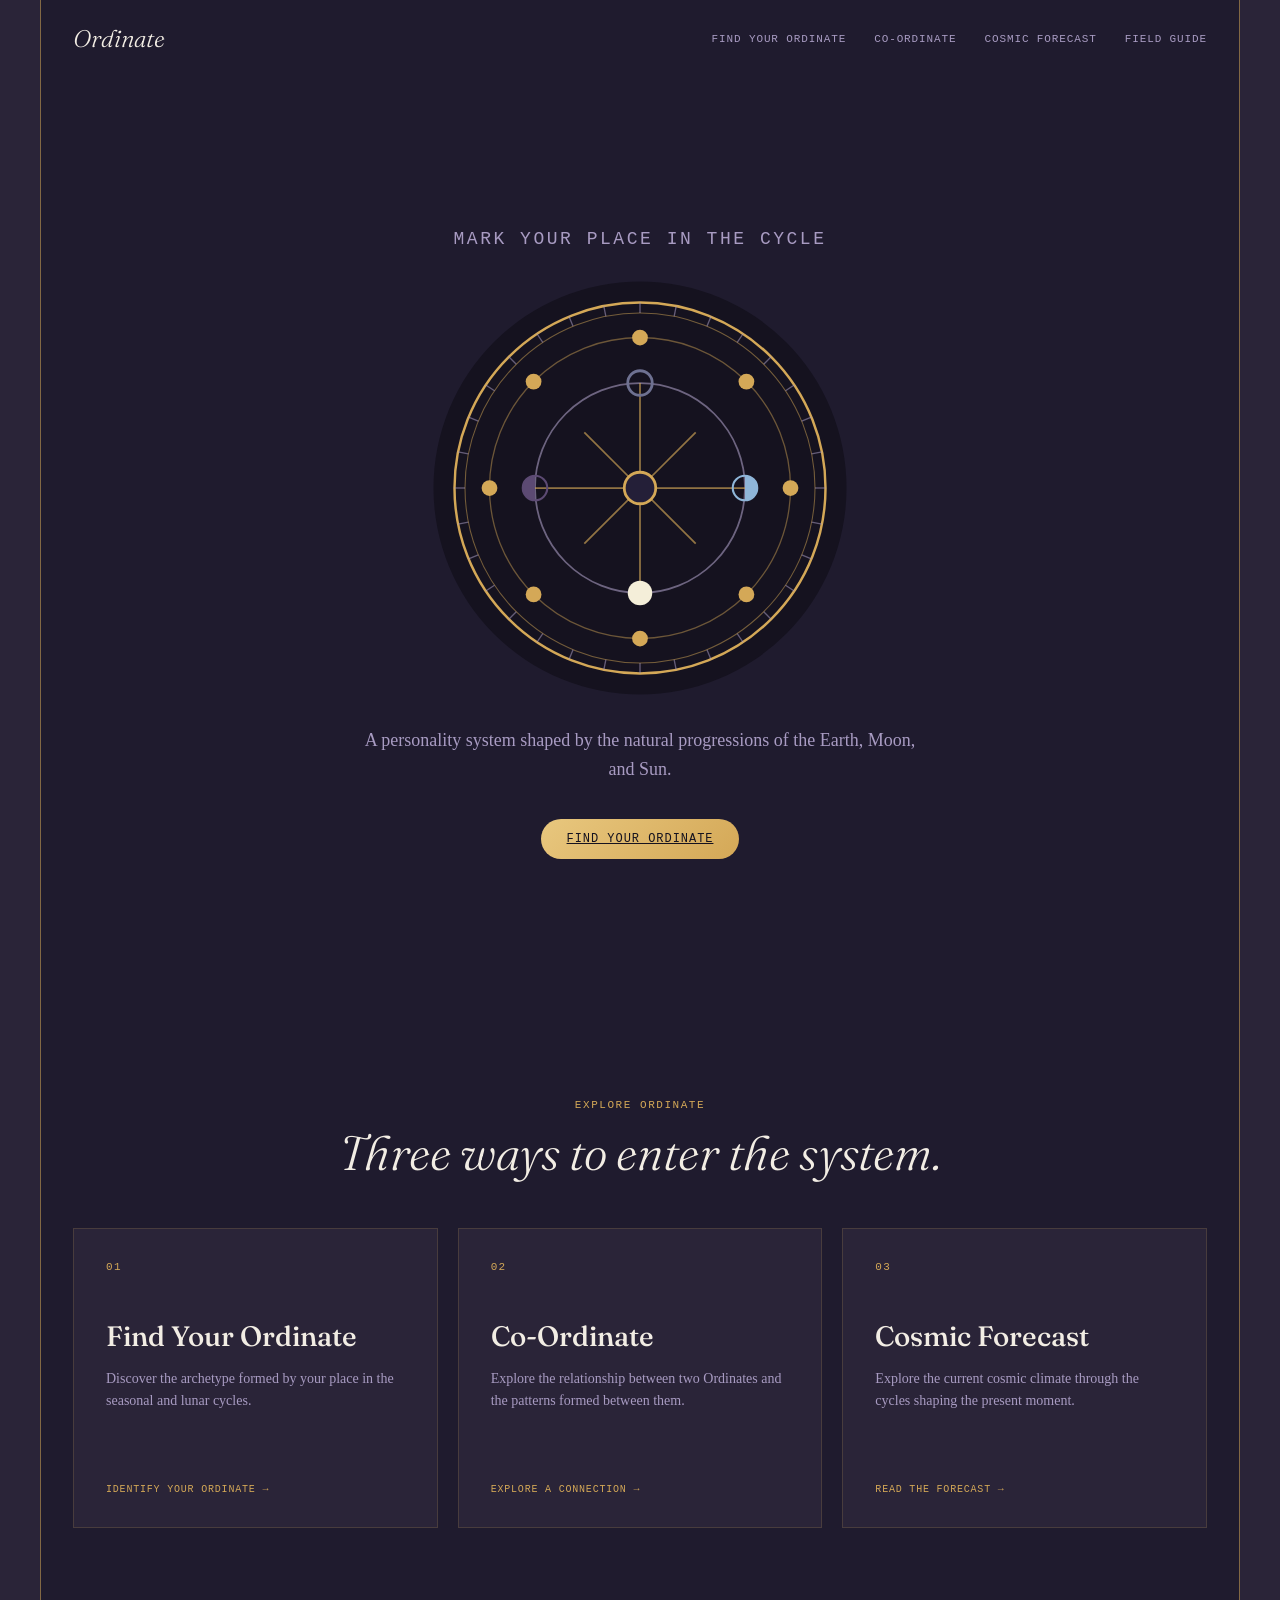
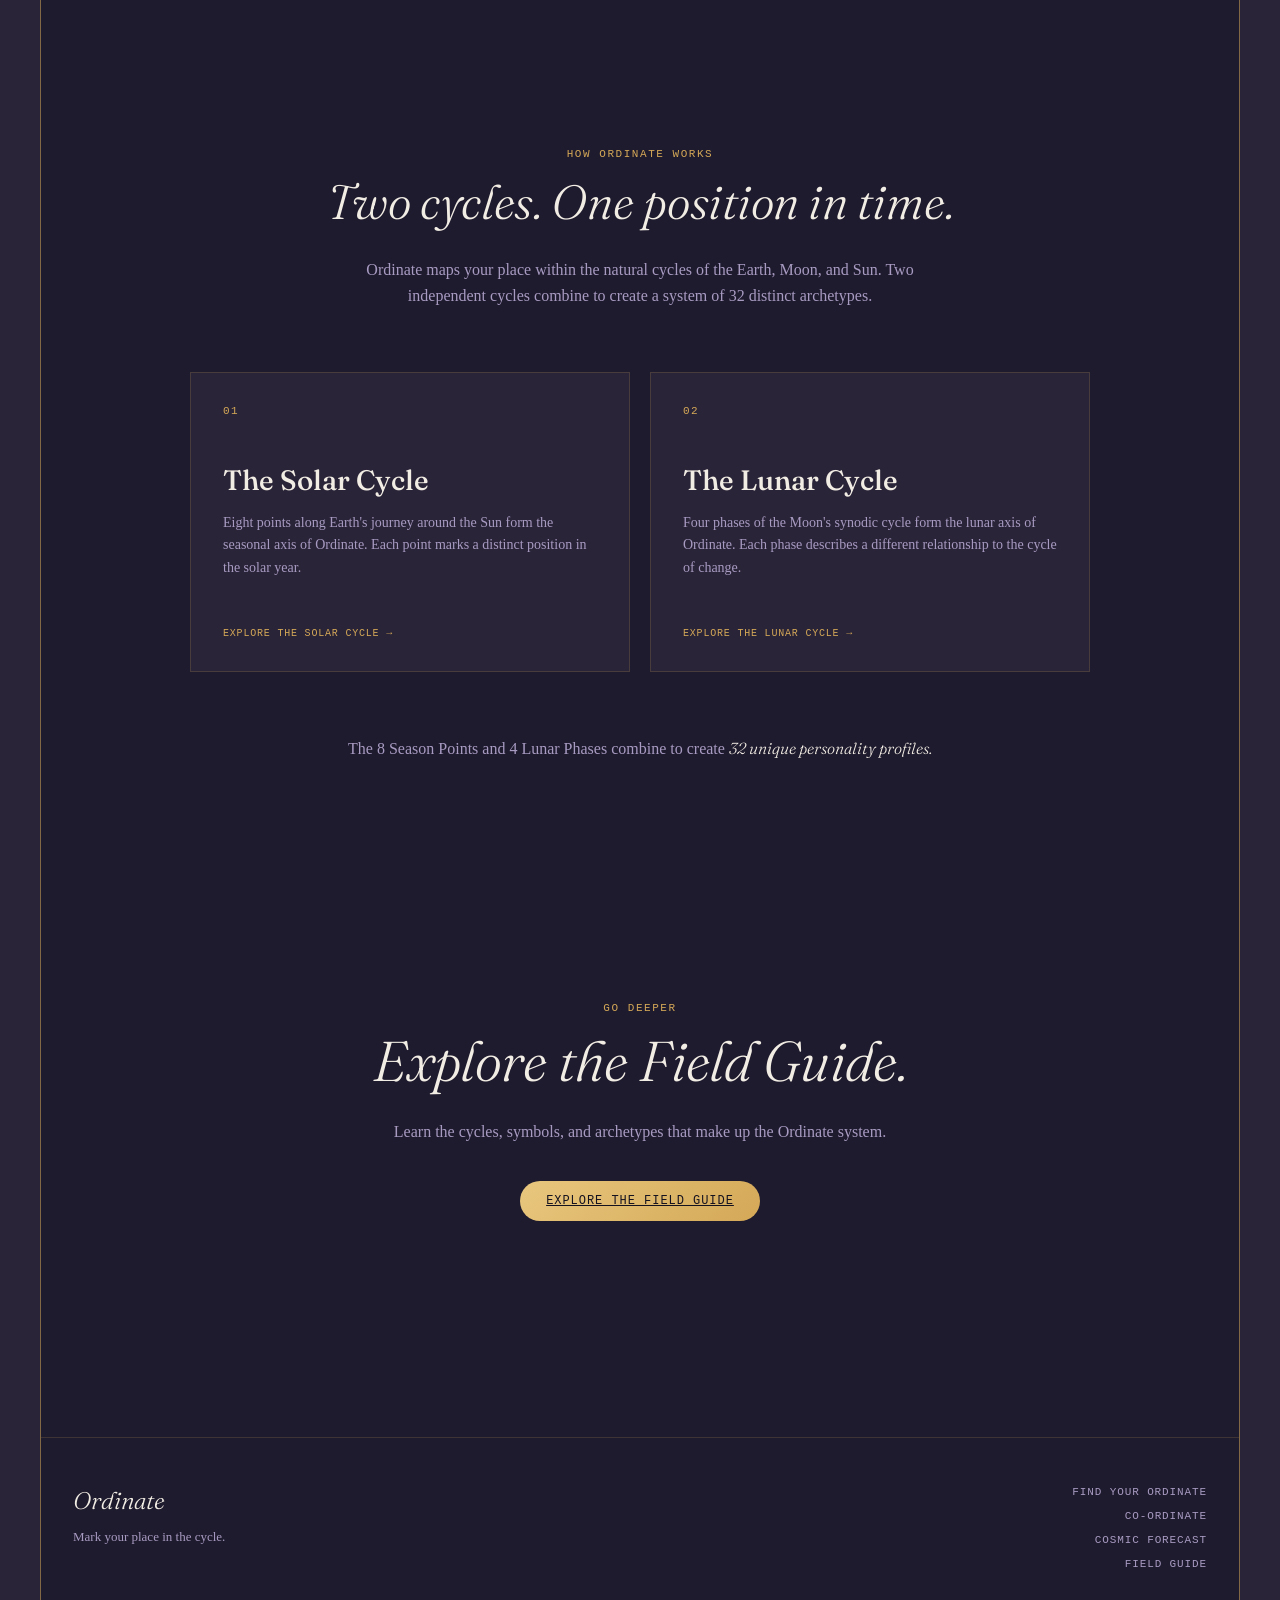
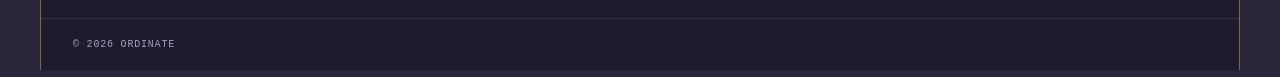
<file: index.html>
<!DOCTYPE html>
<html lang="en">
<head>
  <meta charset="UTF-8">
  <meta name="viewport" content="width=device-width, initial-scale=1.0">

  <title>Ordinate</title>

  <link rel="stylesheet" href="css/global.css">
  <link rel="stylesheet" href="css/layout.css">
  <link rel="stylesheet" href="css/components.css">
  <link rel="stylesheet" href="css/home.css">
</head>

<body>

  <div class="site-shell">

    <header class="site-header">
      <div class="site-header-inner">

        <a href="/" class="site-logo">
          Ordinate
        </a>

        <nav class="site-nav" aria-label="Main navigation">

          <a href="/type/">Find Your Ordinate</a>

          <a href="/compatibility/">Co-Ordinate</a>

          <a href="/forecast/">Cosmic Forecast</a>

          <a href="/field-guide/">Field Guide</a>

        </nav>

      </div>
    </header>

    <main>
        <section class="home-hero">

  <div class="home-hero-inner">

    <p class="eyebrow">
      Mark your place in the cycle
    </p>

   <img
  src="assets/logo/concept1_orbital_seal.svg"
  alt="Ordinate orbital seal"
  class="home-logo"
>

    <p>
      A personality system shaped by the natural progressions of the Earth, Moon, and Sun.
    </p>

    <a href="/type/" class="button button-primary">
      Find Your Ordinate
    </a>

  </div>

</section>
<section class="home-tools">

  <div class="home-section-intro">

    <p class="eyebrow">
      Explore Ordinate
    </p>

    <h2>
      Three ways to enter the system.
    </h2>

  </div>

  <div class="home-tools-grid">

    <a href="/type/" class="home-tool-card">

      <span class="home-tool-number">
        01
      </span>

      <h3>
        Find Your Ordinate
      </h3>

      <p>
        Discover the archetype formed by your place in the seasonal and lunar cycles.
      </p>

      <span class="home-tool-link">
        Identify your Ordinate →
      </span>

    </a>

    <a href="/compatibility/" class="home-tool-card">

      <span class="home-tool-number">
        02
      </span>

      <h3>
        Co-Ordinate
      </h3>

      <p>
        Explore the relationship between two Ordinates and the patterns formed between them.
      </p>

      <span class="home-tool-link">
        Explore a connection →
      </span>

    </a>

    <a href="/forecast/" class="home-tool-card">

      <span class="home-tool-number">
        03
      </span>

      <h3>
        Cosmic Forecast
      </h3>

      <p>
        Explore the current cosmic climate through the cycles shaping the present moment.
      </p>

      <span class="home-tool-link">
        Read the forecast →
      </span>

    </a>

  </div>

</section>

<section class="home-how">

  <div class="home-how-inner">

    <div class="home-section-intro">

      <p class="eyebrow">
        How Ordinate works
      </p>

      <h2>
        Two cycles. One position in time.
      </h2>

      <p class="home-how-intro">
        Ordinate maps your place within the natural cycles of the Earth, Moon, and Sun.
        Two independent cycles combine to create a system of 32 distinct archetypes.
      </p>

    </div>


    <div class="home-cycle-grid">

      <article class="home-cycle-card">

        <span class="home-cycle-number">
          01
        </span>

        <h3>
          The Solar Cycle
        </h3>

        <p>
          Eight points along Earth's journey around the Sun form the seasonal axis of Ordinate.
          Each point marks a distinct position in the solar year.
        </p>

        <a href="/field-guide/solar-cycle/" class="home-cycle-link">
          Explore the Solar Cycle →
        </a>

      </article>


      <article class="home-cycle-card">

        <span class="home-cycle-number">
          02
        </span>

        <h3>
          The Lunar Cycle
        </h3>

        <p>
          Four phases of the Moon's synodic cycle form the lunar axis of Ordinate.
          Each phase describes a different relationship to the cycle of change.
        </p>

        <a href="/field-guide/lunar-cycle/" class="home-cycle-link">
          Explore the Lunar Cycle →
        </a>

      </article>

    </div>


    <p class="home-how-result">
  The 8 Season Points and 4 Lunar Phases combine to create
  <strong>32 unique personality profiles.</strong>
</p>

  </div>

</section>
<section class="home-field-guide">

  <div class="home-field-guide-inner">

    <p class="eyebrow">
      Go deeper
    </p>

    <h2>
      Explore the Field Guide.
    </h2>

    <p>
      Learn the cycles, symbols, and archetypes that make up the Ordinate system.
    </p>

    <a href="/field-guide/" class="button button-primary">
      Explore the Field Guide
    </a>

  </div>

</section>

    </main>

    <footer class="site-footer">
      <div class="site-footer-inner">

        <div class="site-footer-brand">
          <a href="/" class="site-logo">
            Ordinate
          </a>

          <p>
            Mark your place in the cycle.
          </p>
        </div>

        <nav class="site-footer-nav" aria-label="Footer navigation">

          <a href="/type/">Find Your Ordinate</a>

          <a href="/compatibility/">Co-Ordinate</a>

          <a href="/forecast/">Cosmic Forecast</a>

          <a href="/field-guide/">Field Guide</a>

        </nav>

      </div>

      <div class="site-footer-bottom">

        <p>© 2026 Ordinate</p>

      </div>
    </footer>

  </div>

</body>
</html>
</file>
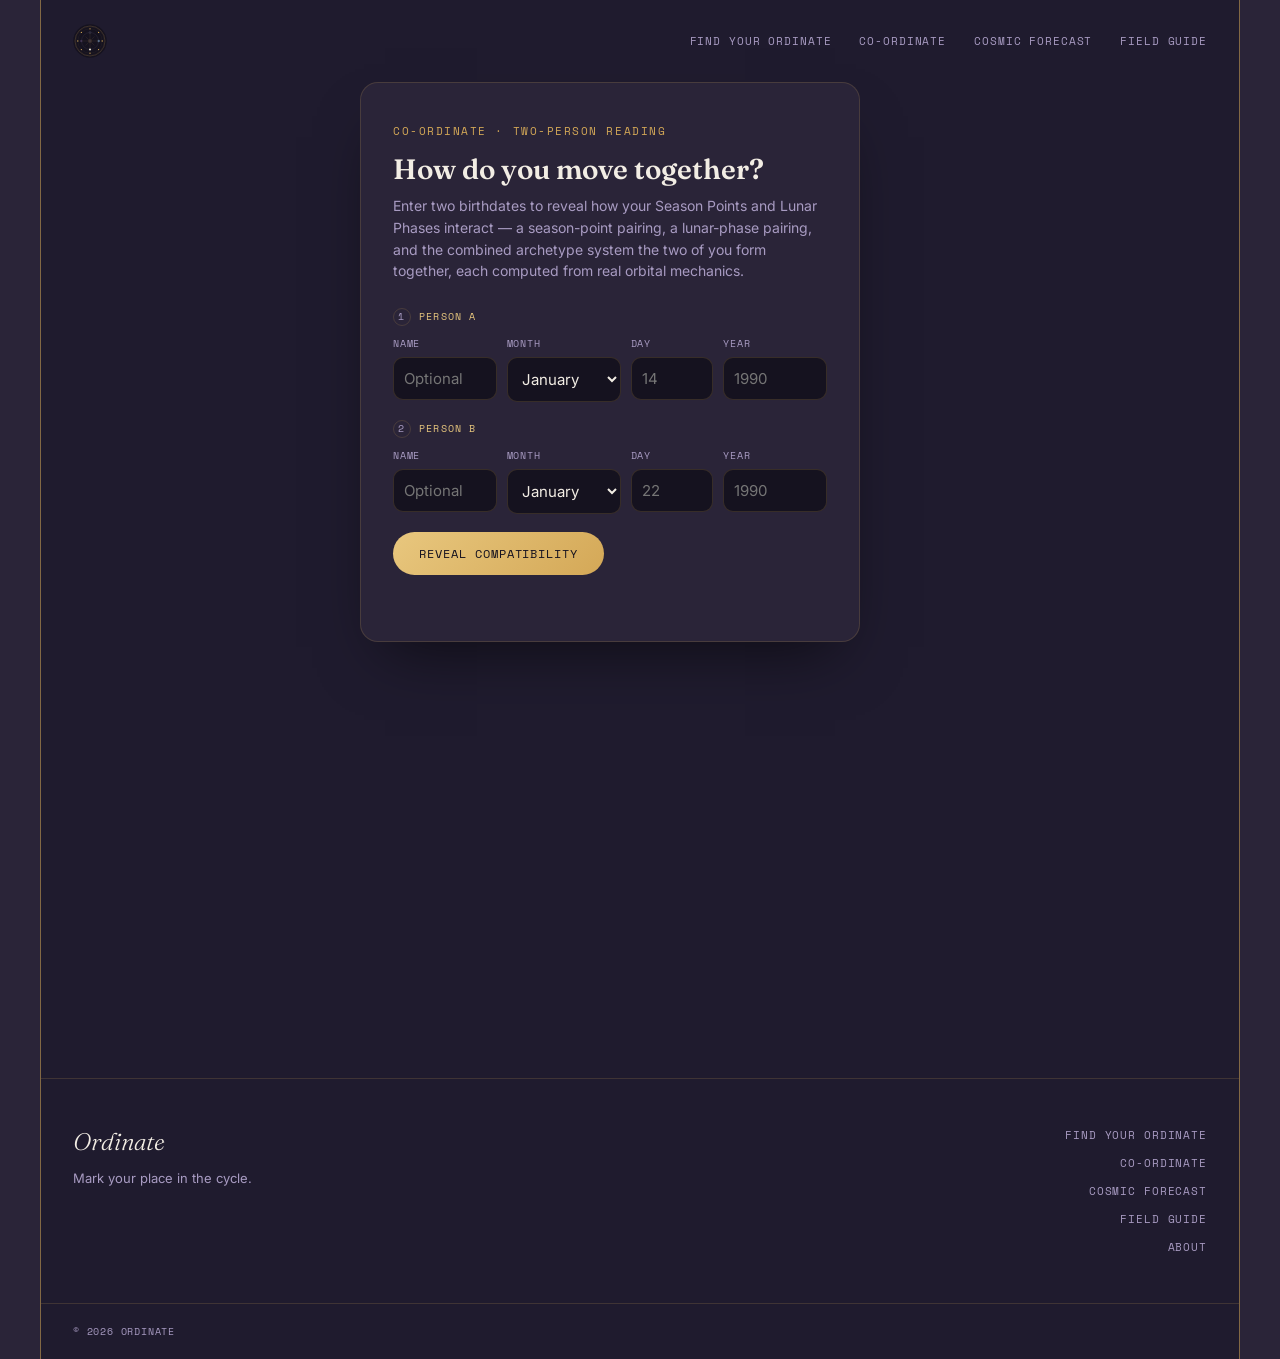
<file: compatibility/index.html>
<!DOCTYPE html>
<html lang="en">
<head>
<meta charset="UTF-8">
<meta name="viewport" content="width=device-width, initial-scale=1.0">
<title>Compatibility Calculator Prototype</title>
<link rel="preconnect" href="https://fonts.googleapis.com">
<link href="https://fonts.googleapis.com/css2?family=Fraunces:ital,opsz,wght@0,9..144,400;0,9..144,600;1,9..144,500&family=Inter:wght@400;500;600&family=Space+Mono:wght@400;700&display=swap" rel="stylesheet">
<link rel="stylesheet" href="/css/global.css">
<link rel="stylesheet" href="/css/layout.css">
<link rel="stylesheet" href="/css/components.css">
<link rel="stylesheet" href="/css/compatibility.css">
</head>
<body>
  <div class="site-shell">
  <header class="site-header">
  <div class="site-header-inner">

    <a href="/" class="site-logo" aria-label="Ordinate home">
  <img
    src="../assets/logo/concept1_orbital_seal.svg"
    alt=""
  >
</a>

    <nav class="site-nav" aria-label="Main navigation">

      <a href="/type/">Find Your Ordinate</a>

      <a href="/compatibility/">Co-Ordinate</a>

      <a href="/forecast/">Cosmic Forecast</a>

      <a href="/field-guide/">Field Guide</a>

    </nav>

  </div>
</header>
   <div class="page-shell">
    <div class="content-standard">
<div class="card">

  <div id="formView">
    <p class="eyebrow">Co-Ordinate · Two-Person Reading</p>
    <h1>How do you move together?</h1>
    <p class="subhead">Enter two birthdates to reveal how your Season Points and Lunar Phases interact — a season-point pairing, a lunar-phase pairing, and the combined archetype system the two of you form together, each computed from real orbital mechanics.</p>

    <div class="person-form">
      <p class="person-label"><span class="num">1</span>Person A</p>
      <form class="grid4" id="formA">
        <div class="field">
          <label for="nameA">Name</label>
          <input type="text" id="nameA" placeholder="Optional">
        </div>
        <div class="field">
          <label for="monthA">Month</label>
          <select id="monthA">
            <option value="1">January</option><option value="2">February</option>
            <option value="3">March</option><option value="4">April</option>
            <option value="5">May</option><option value="6">June</option>
            <option value="7">July</option><option value="8">August</option>
            <option value="9">September</option><option value="10">October</option>
            <option value="11">November</option><option value="12">December</option>
          </select>
        </div>
        <div class="field">
          <label for="dayA">Day</label>
          <input type="number" id="dayA" min="1" max="31" placeholder="14">
        </div>
        <div class="field">
          <label for="yearA">Year</label>
          <input type="number" id="yearA" min="0000" max="9999" placeholder="1990">
        </div>
      </form>
    </div>

    <div class="person-form">
      <p class="person-label"><span class="num">2</span>Person B</p>
      <form class="grid4" id="formB">
        <div class="field">
          <label for="nameB">Name</label>
          <input type="text" id="nameB" placeholder="Optional">
        </div>
        <div class="field">
          <label for="monthB">Month</label>
          <select id="monthB">
            <option value="1">January</option><option value="2">February</option>
            <option value="3">March</option><option value="4">April</option>
            <option value="5">May</option><option value="6">June</option>
            <option value="7">July</option><option value="8">August</option>
            <option value="9">September</option><option value="10">October</option>
            <option value="11">November</option><option value="12">December</option>
          </select>
        </div>
        <div class="field">
          <label for="dayB">Day</label>
          <input type="number" id="dayB" min="1" max="31" placeholder="22">
        </div>
        <div class="field">
          <label for="yearB">Year</label>
          <input type="number" id="yearB" min="0000" max="9999" placeholder="1990">
        </div>
      </form>
    </div>

    <div style="display:flex;align-items:center;gap:16px;margin-top:6px">
      <button id="revealBtn" class="button button-primary">Reveal Compatibility</button>
    </div>
    <p class="error" id="errorMsg"></p>
  </div>

  <div class="result" id="resultView">

    <!-- Two-person motif header -->
    <div class="pair-header" id="pairHeader"></div>

    <!-- Constellation -->
    <div class="constellation-wrap">
      <svg id="constellation" width="240" height="130" viewBox="0 0 240 130"></svg>
    </div>

    <!-- Combined archetype identity -->
    <p class="result-nickname">Combined Archetype</p>
    <p class="result-name" id="resultName"></p>
    <p class="result-fn" id="resultFn"></p>
    <p class="tagline" id="taglineText"></p>
    <p class="motif-desc" id="motifDesc"></p>

    <!-- Chips -->
    <div class="chips" id="chipsRow"></div>

    <!-- Correspondences -->
    <div class="corr-block">
      <p class="corr-group-label" id="corrLabelA"></p>
      <div class="correspondences" id="correspondencesA"></div>
    </div>
    <div class="corr-block">
      <p class="corr-group-label" id="corrLabelB"></p>
      <div class="correspondences" id="correspondencesB"></div>
    </div>

    <!-- Accordion profiles -->
    <div class="profiles">
      <div class="profile-block" id="blockSeason"></div>
      <div class="profile-block" id="blockLunar"></div>
      <div class="profile-block" id="blockCombo"></div>
    </div>

    <a class="reset" id="resetLink">← Try another pair</a>
  </div>
</div>
</div>
</div>
<script src="/js/compatibility.js"></script>
<footer class="site-footer">
  <div class="site-footer-inner">

    <div class="site-footer-brand">

      <a href="/" class="site-logo">
        Ordinate
      </a>

      <p>
        Mark your place in the cycle.
      </p>

    </div>

    <nav class="site-footer-nav" aria-label="Footer navigation">

      <a href="/type/">Find Your Ordinate</a>

      <a href="/compatibility/">Co-Ordinate</a>

      <a href="/forecast/">Cosmic Forecast</a>

      <a href="/field-guide/">Field Guide</a>

      <a href="/about/">About</a>

    </nav>

  </div>

  <div class="site-footer-bottom">

    <p>
      © 2026 Ordinate
    </p>

  </div>
</footer>
</div>
</body>
</html>
</file>
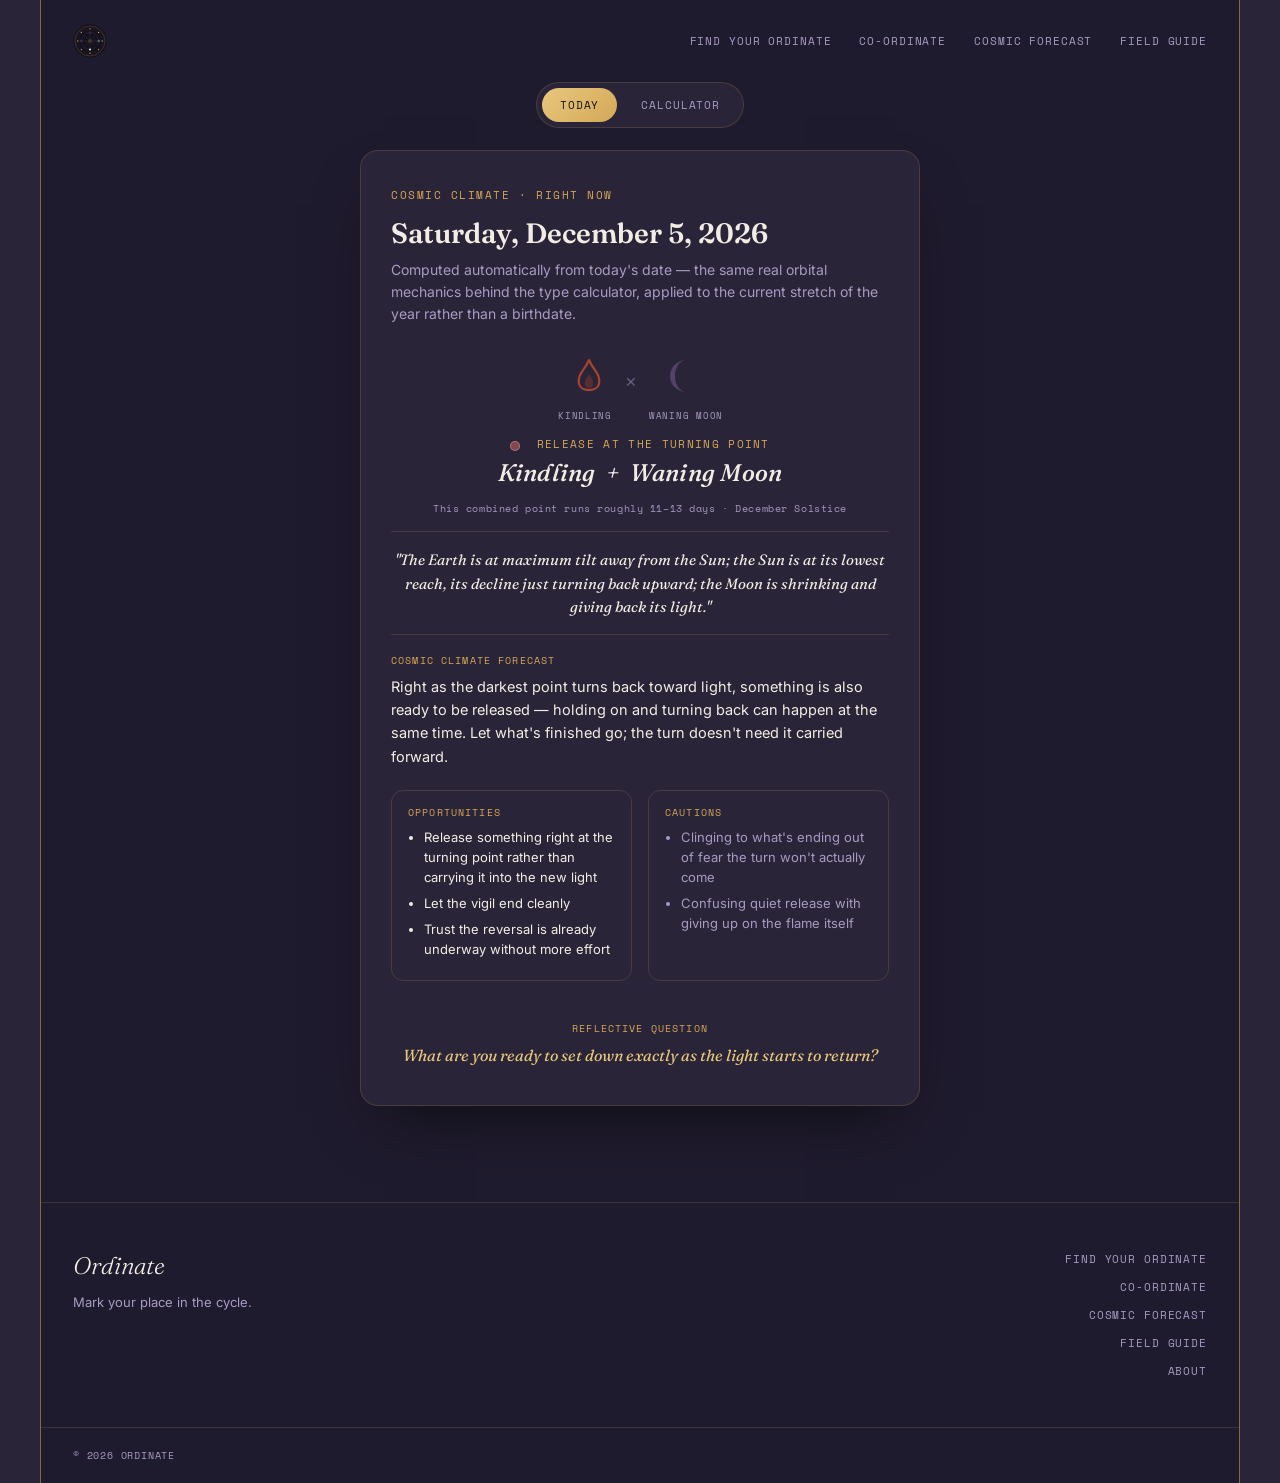
<file: forecast/index.html>
<!DOCTYPE html>
<html lang="en">
<head>
<meta charset="UTF-8">
<meta name="viewport" content="width=device-width, initial-scale=1.0">
<title>Cosmic Climate</title>
<link rel="preconnect" href="https://fonts.googleapis.com">
<link href="https://fonts.googleapis.com/css2?family=Fraunces:ital,opsz,wght@0,9..144,400;0,9..144,600;1,9..144,500&family=Inter:wght@400;500;600&family=Space+Mono:wght@400;700&display=swap" rel="stylesheet">
<link rel="stylesheet" href="/css/global.css">
<link rel="stylesheet" href="/css/layout.css">
<link rel="stylesheet" href="/css/components.css">
<link rel="stylesheet" href="/css/forecast.css">
</head>
<body>
  <div class="site-shell">
  <header class="site-header">
  <div class="site-header-inner">

    <a href="/" class="site-logo" aria-label="Ordinate home">
  <img
    src="../assets/logo/concept1_orbital_seal.svg"
    alt=""
  >
</a>

    <nav class="site-nav" aria-label="Main navigation">

      <a href="/type/">Find Your Ordinate</a>

      <a href="/compatibility/">Co-Ordinate</a>

      <a href="/forecast/">Cosmic Forecast</a>

      <a href="/field-guide/">Field Guide</a>

    </nav>

  </div>
</header>

<div class="tabbar">
  <button class="tab active" data-view="today">Today</button>
  <button class="tab" data-view="calc">Calculator</button>
</div>
<div class="content-standard">
<!-- ═══════════════════ TODAY ═══════════════════ -->
<div class="view active" id="view-today">
  <div class="card">
    <p class="eyebrow">Cosmic Climate · Right Now</p>
    <h1 id="todayDateLabel">What kind of world are you meeting today?</h1>
    <p class="subhead">Computed automatically from today's date — the same real orbital mechanics behind the type calculator, applied to the current stretch of the year rather than a birthdate.</p>
    <div id="todayResult"></div>
  </div>
</div>

<!-- ═══════════════════ CALCULATOR ═══════════════════ -->
<div class="view" id="view-calc">
  <div class="card">
    <div id="calcFormView">
      <p class="eyebrow">Cosmic Climate · Any Date</p>
      <h1>Check a past or future date</h1>
      <p class="subhead">Enter any date to see which of the 32 combined points it falls in, and the forecast that goes with it. Each point covers a span of roughly 11–13 days, so nearby dates will often return the same reading.</p>
      <form id="calcForm">
        <div class="field">
          <label for="calcMonth">Month</label>
          <select id="calcMonth">
            <option value="1">January</option><option value="2">February</option>
            <option value="3">March</option><option value="4">April</option>
            <option value="5">May</option><option value="6">June</option>
            <option value="7">July</option><option value="8">August</option>
            <option value="9">September</option><option value="10">October</option>
            <option value="11">November</option><option value="12">December</option>
          </select>
        </div>
        <div class="field">
          <label for="calcDay">Day</label>
          <input type="number" id="calcDay" min="1" max="31" placeholder="14">
        </div>
        <div class="field">
          <label for="calcYear">Year</label>
          <input type="number" id="calcYear" min="1900" max="2100" placeholder="2026">
        </div>
      </form>
      <div style="display:flex;align-items:center;gap:16px;margin-top:4px">
        <button class="button button-primary" id="calcRevealBtn">Check This Date</button>
      </div>
      <p class="error" id="calcErrorMsg"></p>
    </div>
    <div id="calcResultView" style="display:none"></div>
  </div>
</div>
</div>
<script src="/js/forecast.js"></script>
<footer class="site-footer">
  <div class="site-footer-inner">

    <div class="site-footer-brand">

      <a href="/" class="site-logo">
        Ordinate
      </a>

      <p>
        Mark your place in the cycle.
      </p>

    </div>

    <nav class="site-footer-nav" aria-label="Footer navigation">

      <a href="/type/">Find Your Ordinate</a>

      <a href="/compatibility/">Co-Ordinate</a>

      <a href="/forecast/">Cosmic Forecast</a>

      <a href="/field-guide/">Field Guide</a>

      <a href="/about/">About</a>

    </nav>

  </div>

  <div class="site-footer-bottom">

    <p>
      © 2026 Ordinate
    </p>

  </div>
</footer>
</div>
</body>
</html>
</file>
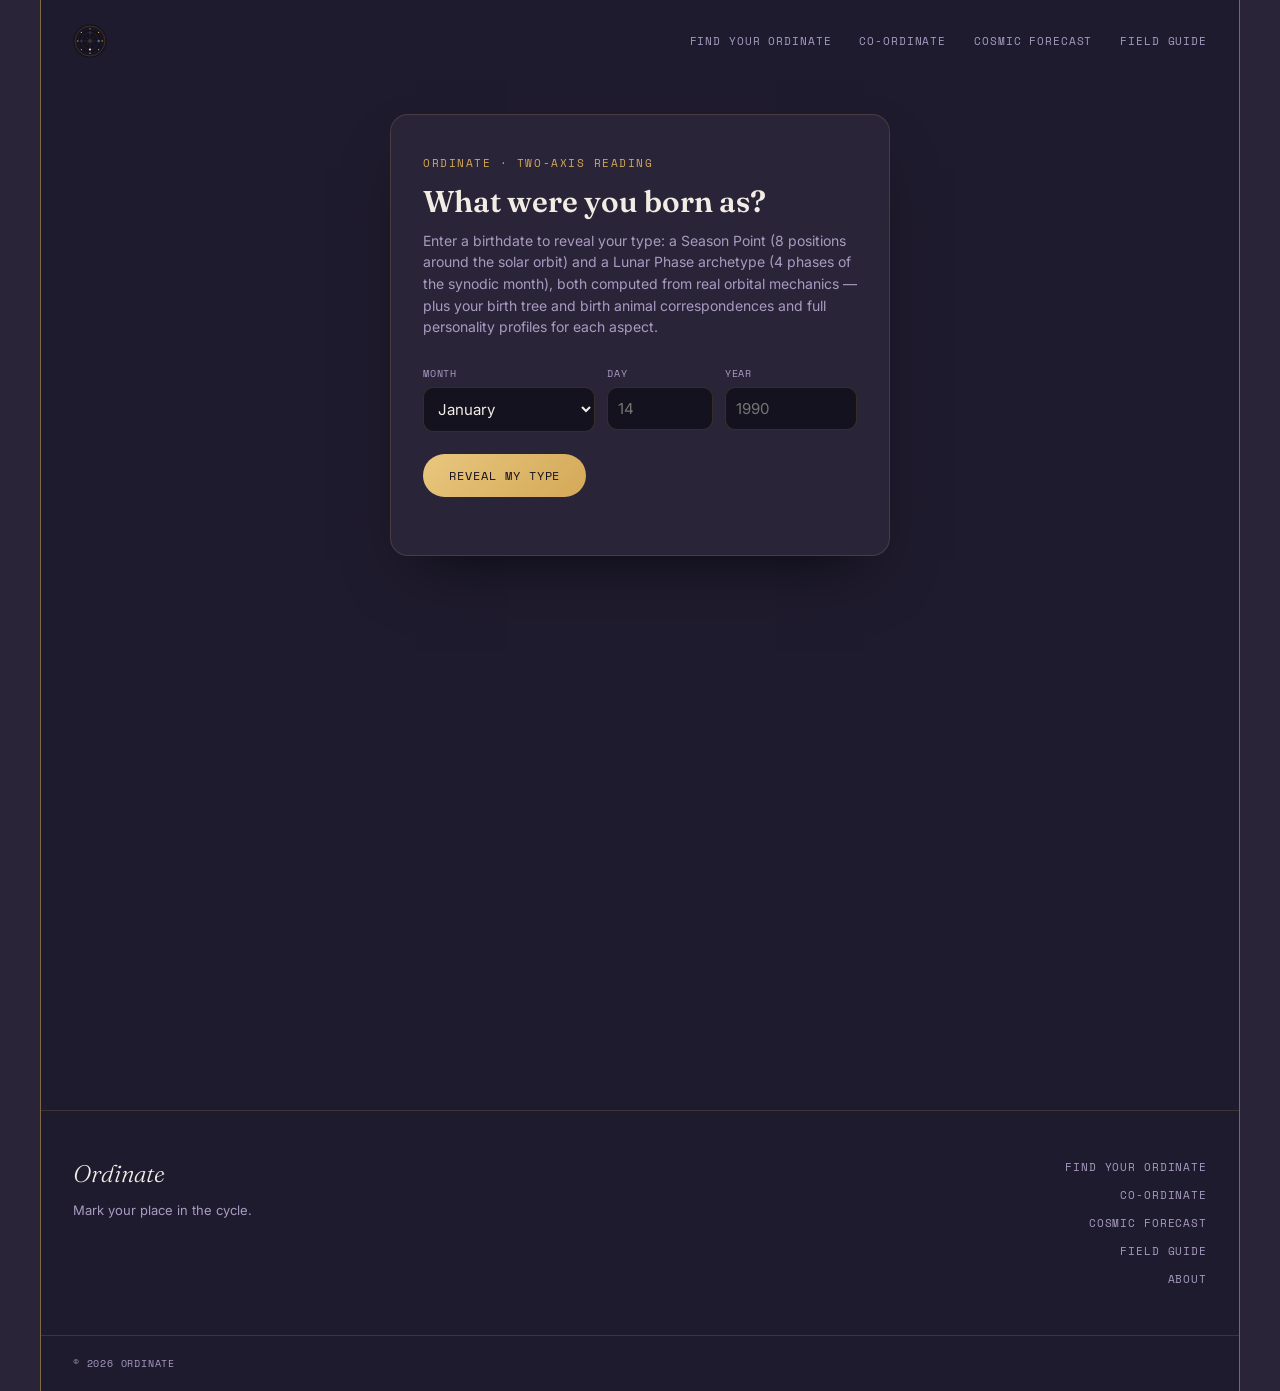
<file: type/index.html>
<!DOCTYPE html>
<html lang="en">
<head>
<meta charset="UTF-8">
<meta name="viewport" content="width=device-width, initial-scale=1.0">
<title>Type Calculator Prototype</title>
<link rel="preconnect" href="https://fonts.googleapis.com">
<link href="https://fonts.googleapis.com/css2?family=Fraunces:ital,opsz,wght@0,9..144,400;0,9..144,600;1,9..144,500&family=Inter:wght@400;500;600&family=Space+Mono:wght@400;700&display=swap" rel="stylesheet">
<link rel="stylesheet" href="/css/global.css">
<link rel="stylesheet" href="/css/layout.css">
<link rel="stylesheet" href="/css/components.css">
<link rel="stylesheet" href="/css/calculator.css">
</head>
<body>
  <div class="site-shell">
  <header class="site-header">
  <div class="site-header-inner">

    <a href="/" class="site-logo" aria-label="Ordinate home">
  <img
    src="../assets/logo/concept1_orbital_seal.svg"
    alt=""
  >
</a>

    <nav class="site-nav" aria-label="Main navigation">

      <a href="/type/">Find Your Ordinate</a>

      <a href="/compatibility/">Co-Ordinate</a>

      <a href="/forecast/">Cosmic Forecast</a>

      <a href="/field-guide/">Field Guide</a>

    </nav>

  </div>
</header>
  <div class="page-shell">
    <div class="content-narrow">
  <div class="card">

  <div id="formView">
    <p class="eyebrow">Ordinate · Two-Axis Reading</p>
    <h1>What were you born as?</h1>
    <p class="subhead">Enter a birthdate to reveal your type: a Season Point (8 positions around the solar orbit) and a Lunar Phase archetype (4 phases of the synodic month), both computed from real orbital mechanics — plus your birth tree and birth animal correspondences and full personality profiles for each aspect.</p>
    <form id="birthForm">
      <div class="field">
        <label for="month">Month</label>
        <select id="month">
          <option value="1">January</option><option value="2">February</option>
          <option value="3">March</option><option value="4">April</option>
          <option value="5">May</option><option value="6">June</option>
          <option value="7">July</option><option value="8">August</option>
          <option value="9">September</option><option value="10">October</option>
          <option value="11">November</option><option value="12">December</option>
        </select>
      </div>
      <div class="field">
        <label for="day">Day</label>
        <input type="number" id="day" min="1" max="31" placeholder="14">
      </div>
      <div class="field">
        <label for="year">Year</label>
        <input type="number" id="year" min="1900" max="2100" placeholder="1990">
      </div>
    </form>
    <div style="display:flex;align-items:center;gap:16px;margin-top:4px">
      <button id="revealBtn" class="button button-primary">Reveal My Type</button>
    </div>
    <p class="error" id="errorMsg"></p>
  </div>

  <div class="result" id="resultView">
    <!-- Motif icons -->
    <div class="motif-header" id="motifHeader"></div>

    <!-- Constellation -->
    <div class="constellation-wrap">
      <svg id="constellation" width="240" height="130" viewBox="0 0 240 130"></svg>
    </div>

    <!-- Identity -->
    <p class="result-nickname" id="resultNickname"></p>
    <p class="result-name" id="resultName"></p>
    <p class="result-fn" id="resultFn"></p>
    <p class="tagline" id="taglineText"></p>
    <p class="motif-desc" id="motifDesc"></p>

    <!-- Chips -->
    <div class="chips">
      <span class="chip" id="chipSeason"></span>
      <span class="chip" id="chipLunar"></span>
      <span class="chip" id="chipTree"></span>
      <span class="chip" id="chipAnimal"></span>
    </div>

    <!-- Correspondences: birth tree + birth animal -->
    <div class="correspondences" id="correspondences"></div>

    <!-- Accordion profiles -->
    <div class="profiles">
      <div class="profile-block" id="blockCombo"></div>
      <div class="profile-block" id="blockSeason"></div>
      <div class="profile-block" id="blockLunar"></div>
    </div>

    <a class="reset" id="resetLink">← Try another date</a>
  </div>
</div>
</div>
</div>
<script type="module" src="/js/calculator.js"></script>
<footer class="site-footer">
  <div class="site-footer-inner">

    <div class="site-footer-brand">

      <a href="/" class="site-logo">
        Ordinate
      </a>

      <p>
        Mark your place in the cycle.
      </p>

    </div>

    <nav class="site-footer-nav" aria-label="Footer navigation">

      <a href="/type/">Find Your Ordinate</a>

      <a href="/compatibility/">Co-Ordinate</a>

      <a href="/forecast/">Cosmic Forecast</a>

      <a href="/field-guide/">Field Guide</a>

      <a href="/about/">About</a>

    </nav>

  </div>

  <div class="site-footer-bottom">

    <p>
      © 2026 Ordinate
    </p>

  </div>
</footer>
</div>
</body>
</html>
</file>
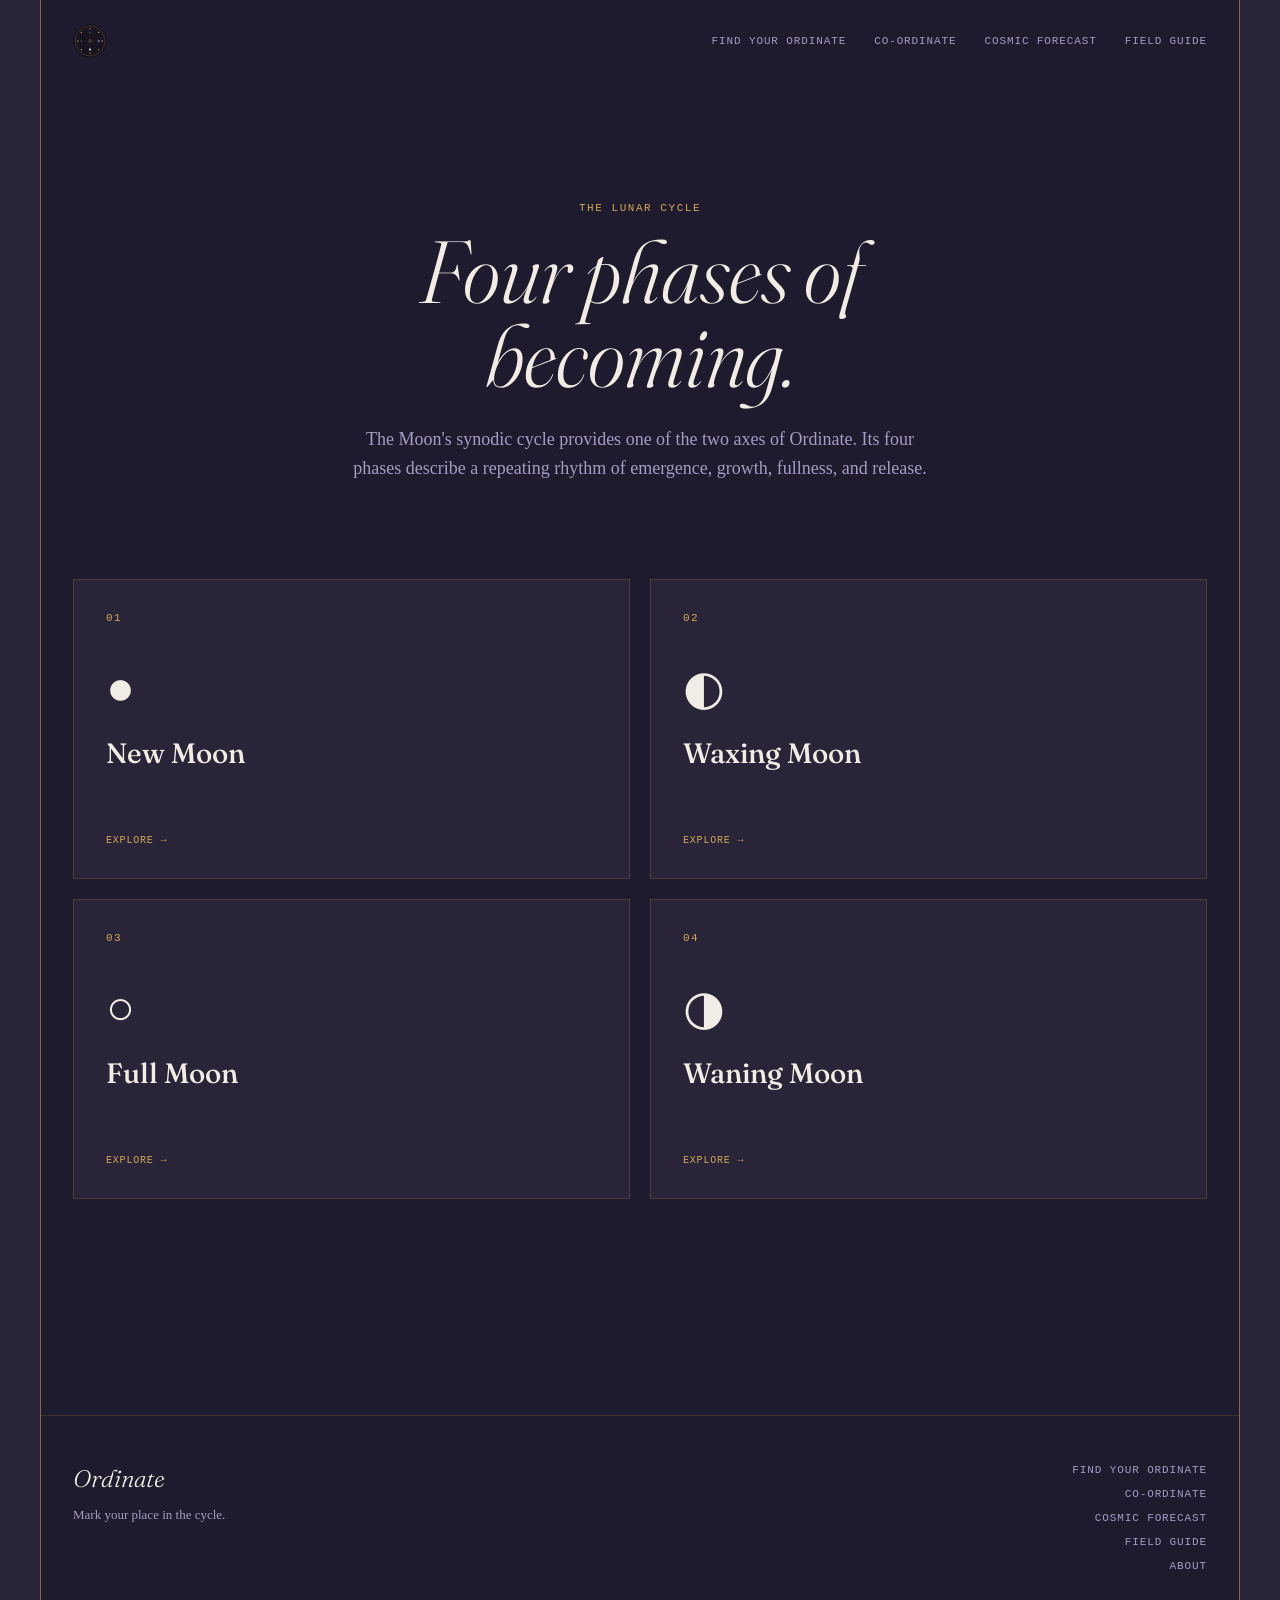
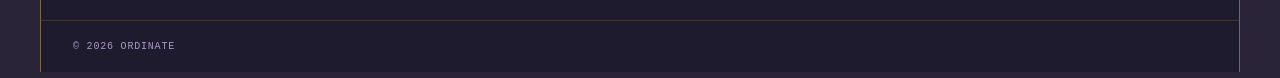
<file: field-guide/lunar-cycle/index.html>
<!DOCTYPE html>
<html lang="en">

<head>

  <meta charset="UTF-8">

  <meta
    name="viewport"
    content="width=device-width, initial-scale=1.0"
  >

  <title>Lunar Cycle — Ordinate</title>

  <link rel="stylesheet" href="../../css/global.css">
<link rel="stylesheet" href="../../css/layout.css">
<link rel="stylesheet" href="../../css/components.css">
<link rel="stylesheet" href="../../css/lunar-cycle.css">

</head>

<body>

  <div class="site-shell">

    <header class="site-header">

      <div class="site-header-inner">

        <a href="/" class="site-logo" aria-label="Ordinate home">
  <img
    src="../../assets/logo/concept1_orbital_seal.svg"
    alt=""
  >
</a>

        <nav class="site-nav" aria-label="Main navigation">

          <a href="/type/">
            Find Your Ordinate
          </a>

          <a href="/compatibility/">
            Co-Ordinate
          </a>

          <a href="/forecast/">
            Cosmic Forecast
          </a>

          <a href="/field-guide/">
            Field Guide
          </a>

        </nav>

      </div>

    </header>


    <main>

  <section class="lunar-hero">

    <div class="lunar-hero-inner">

      <p class="eyebrow">
        The Lunar Cycle
      </p>

      <h1>
        Four phases of becoming.
      </h1>

      <p>
        The Moon's synodic cycle provides one of the two axes of Ordinate. Its four phases describe a repeating rhythm of emergence, growth, fullness, and release.
      </p>

    </div>

  </section>


  <section class="lunar-phases">

    <div class="lunar-phases-inner">

      <div class="lunar-phase-grid">


        <button
          class="lunar-phase-card"
          type="button"
          data-phase="new-moon"
        >

          <span class="lunar-phase-number">
            01
          </span>

          <span class="lunar-phase-symbol">
            ●
          </span>

          <span class="lunar-phase-name">
            New Moon
          </span>

          <span class="lunar-phase-action">
            Explore →
          </span>

        </button>


        <button
          class="lunar-phase-card"
          type="button"
          data-phase="waxing-moon"
        >

          <span class="lunar-phase-number">
            02
          </span>

          <span class="lunar-phase-symbol">
            ◐
          </span>

          <span class="lunar-phase-name">
            Waxing Moon
          </span>

          <span class="lunar-phase-action">
            Explore →
          </span>

        </button>


        <button
          class="lunar-phase-card"
          type="button"
          data-phase="full-moon"
        >

          <span class="lunar-phase-number">
            03
          </span>

          <span class="lunar-phase-symbol">
            ○
          </span>

          <span class="lunar-phase-name">
            Full Moon
          </span>

          <span class="lunar-phase-action">
            Explore →
          </span>

        </button>


        <button
          class="lunar-phase-card"
          type="button"
          data-phase="waning-moon"
        >

          <span class="lunar-phase-number">
            04
          </span>

          <span class="lunar-phase-symbol">
            ◑
          </span>

          <span class="lunar-phase-name">
            Waning Moon
          </span>

          <span class="lunar-phase-action">
            Explore →
          </span>

        </button>


      </div>

    </div>

  </section>


  <div
    class="lunar-overlay"
    id="lunarOverlay"
    hidden
  >

    <div
      class="lunar-overlay-backdrop"
      data-close-lunar
    ></div>


    <article
      class="lunar-expanded-card"
      role="dialog"
      aria-modal="true"
      aria-labelledby="lunarExpandedName"
    >

      <button
        class="lunar-close"
        type="button"
        aria-label="Close lunar phase information"
        data-close-lunar
      >
        ×
      </button>


      <p
        class="eyebrow"
        id="lunarExpandedNumber"
      ></p>


      <div
        class="lunar-expanded-symbol"
        id="lunarExpandedSymbol"
      ></div>


      <h2
        id="lunarExpandedName"
      ></h2>


      <p
        id="lunarExpandedDescription"
      ></p>


      <button
        class="lunar-return"
        type="button"
        data-close-lunar
      >
        ← Return to the Lunar Cycle
      </button>

    </article>

  </div>

</main>


    <footer class="site-footer">
  <div class="site-footer-inner">

    <div class="site-footer-brand">

      <a href="/" class="site-logo">
        Ordinate
      </a>

      <p>
        Mark your place in the cycle.
      </p>

    </div>

    <nav class="site-footer-nav" aria-label="Footer navigation">

      <a href="/type/">Find Your Ordinate</a>

      <a href="/compatibility/">Co-Ordinate</a>

      <a href="/forecast/">Cosmic Forecast</a>

      <a href="/field-guide/">Field Guide</a>

      <a href="/about/">About</a>

    </nav>

  </div>

  <div class="site-footer-bottom">

    <p>
      © 2026 Ordinate
    </p>

  </div>
</footer>

  </div>

  <script>

  const lunarData = {

    "new-moon": {
      number: "01 — NEW MOON",
      symbol: "●",
      name: "New Moon",
      description:
        "The New Moon marks the beginning of the lunar cycle. It represents emergence, inward orientation, and the quiet potential from which a new cycle begins."
    },

    "waxing-moon": {
      number: "02 — WAXING MOON",
      symbol: "◐",
      name: "Waxing Moon",
      description:
        "The Waxing Moon represents growth and increasing expression. What began in darkness begins to take visible form and gather momentum."
    },

    "full-moon": {
      number: "03 — FULL MOON",
      symbol: "○",
      name: "Full Moon",
      description:
        "The Full Moon represents culmination, visibility, and maximum expression. What has been developing reaches its fullest illumination."
    },

    "waning-moon": {
      number: "04 — WANING MOON",
      symbol: "◑",
      name: "Waning Moon",
      description:
        "The Waning Moon represents release, reflection, and integration. The cycle turns inward again as what has reached fullness begins to recede."
    }

  };


  const lunarOverlay =
    document.getElementById("lunarOverlay");

  const lunarExpandedNumber =
    document.getElementById("lunarExpandedNumber");

  const lunarExpandedSymbol =
    document.getElementById("lunarExpandedSymbol");

  const lunarExpandedName =
    document.getElementById("lunarExpandedName");

  const lunarExpandedDescription =
    document.getElementById("lunarExpandedDescription");


  const lunarCards =
    document.querySelectorAll(".lunar-phase-card");


  const lunarCloseControls =
    document.querySelectorAll("[data-close-lunar]");


  function openLunarPhase(phaseKey) {

    const phase =
      lunarData[phaseKey];

    if (!phase) return;


    lunarExpandedNumber.textContent =
      phase.number;

    lunarExpandedSymbol.textContent =
      phase.symbol;

    lunarExpandedName.textContent =
      phase.name;

    lunarExpandedDescription.textContent =
      phase.description;


    lunarOverlay.hidden = false;

    document.body.style.overflow = "hidden";

  }


  function closeLunarPhase() {

    lunarOverlay.hidden = true;

    document.body.style.overflow = "";

  }


  lunarCards.forEach(card => {

    card.addEventListener("click", () => {

      openLunarPhase(
        card.dataset.phase
      );

    });

  });


  lunarCloseControls.forEach(control => {

    control.addEventListener(
      "click",
      closeLunarPhase
    );

  });


  document.addEventListener(
    "keydown",
    event => {

      if (
        event.key === "Escape" &&
        !lunarOverlay.hidden
      ) {

        closeLunarPhase();

      }

    }
  );

</script>

</body>

</html>
</file>
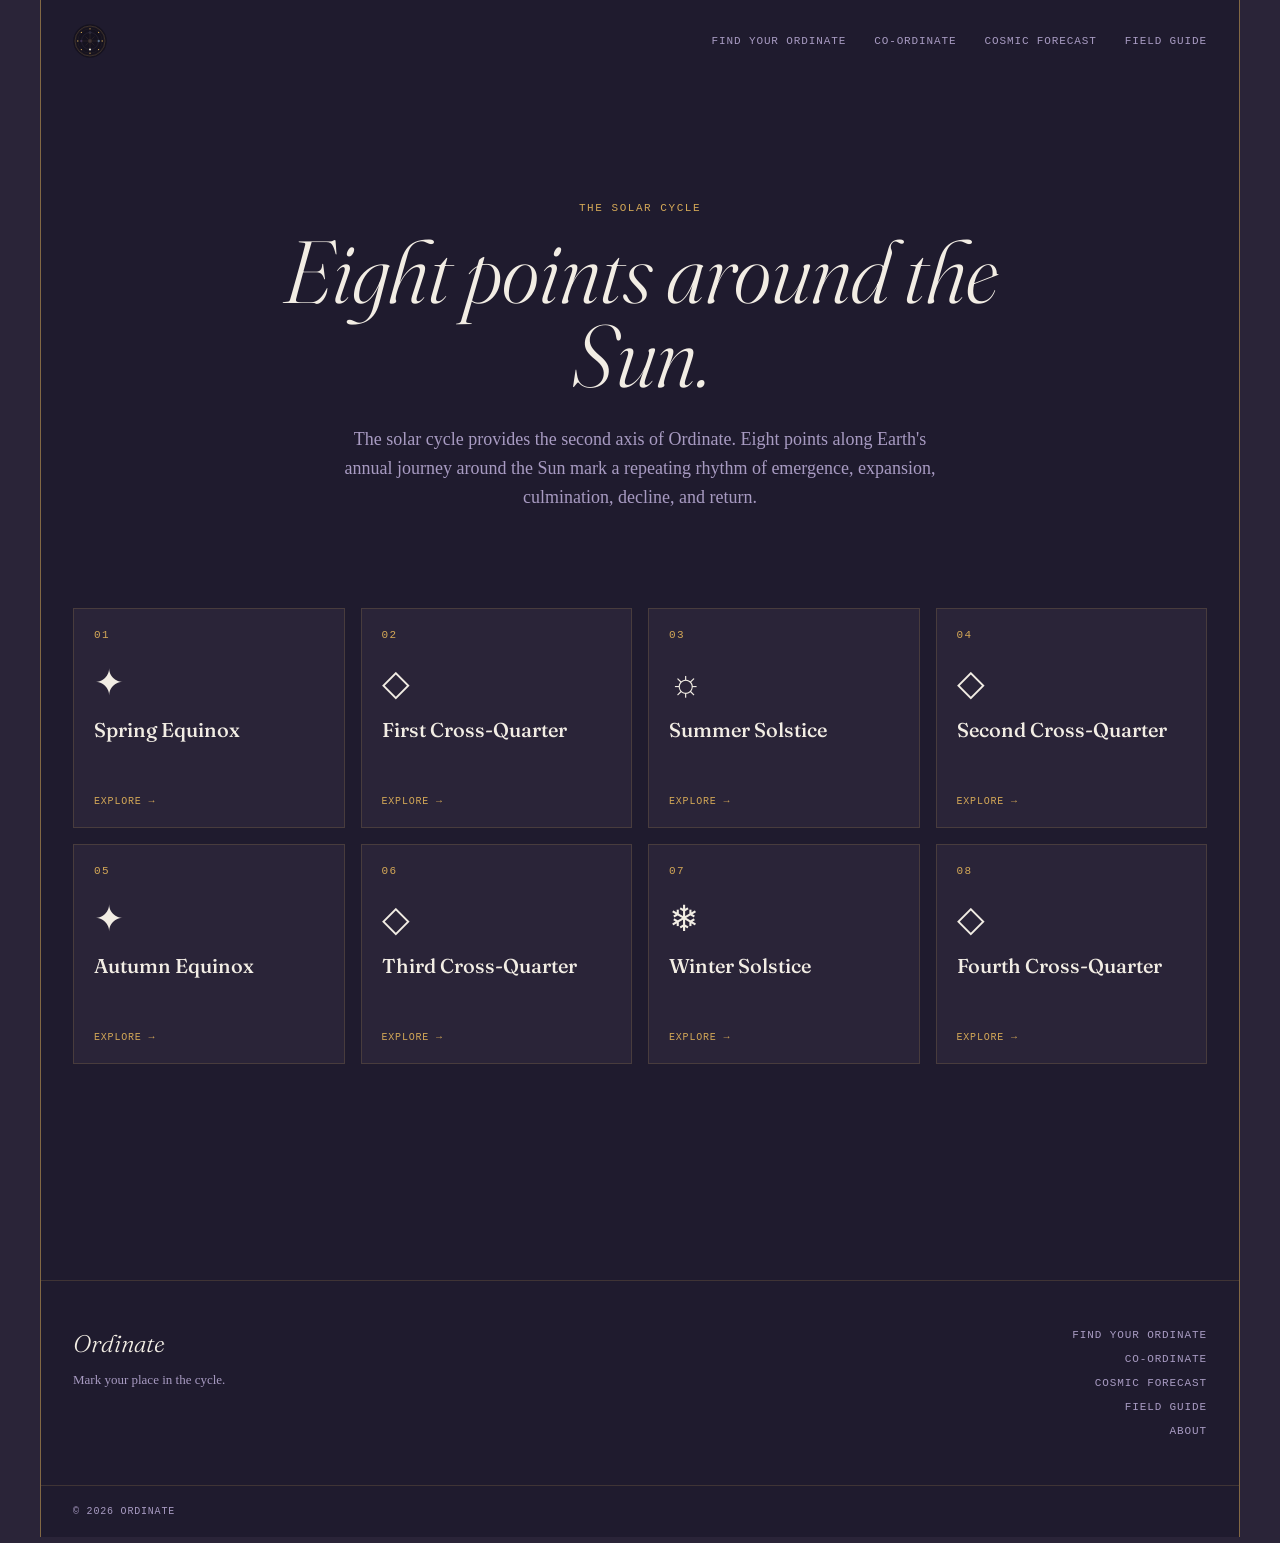
<file: field-guide/solar-cycle/index.html>
<!DOCTYPE html>
<html lang="en">

<head>

  <meta charset="UTF-8">

  <meta
    name="viewport"
    content="width=device-width, initial-scale=1.0"
  >

  <title>Solar Cycle — Ordinate</title>

  <link rel="stylesheet" href="../../css/global.css">
<link rel="stylesheet" href="../../css/layout.css">
<link rel="stylesheet" href="../../css/components.css">
<link rel="stylesheet" href="../../css/solar-cycle.css">

</head>

<body>

  <div class="site-shell">

    <header class="site-header">

      <div class="site-header-inner">

        <a href="/" class="site-logo" aria-label="Ordinate home">
  <img
    src="../../assets/logo/concept1_orbital_seal.svg"
    alt=""
  >
</a>

        <nav class="site-nav" aria-label="Main navigation">

          <a href="/type/">
            Find Your Ordinate
          </a>

          <a href="/compatibility/">
            Co-Ordinate
          </a>

          <a href="/forecast/">
            Cosmic Forecast
          </a>

          <a href="/field-guide/">
            Field Guide
          </a>

        </nav>

      </div>

    </header>


    <main>

  <section class="solar-hero">

    <div class="solar-hero-inner">

      <p class="eyebrow">
        The Solar Cycle
      </p>

      <h1>
        Eight points around the Sun.
      </h1>

      <p>
        The solar cycle provides the second axis of Ordinate. Eight points along Earth's annual journey around the Sun mark a repeating rhythm of emergence, expansion, culmination, decline, and return.
      </p>

    </div>

  </section>


  <section class="solar-points">

    <div class="solar-points-inner">

      <div class="solar-point-grid">


        <button
          class="solar-point-card"
          type="button"
          data-point="spring-equinox"
        >

          <span class="solar-point-number">
            01
          </span>

          <span class="solar-point-symbol">
            ✦
          </span>

          <span class="solar-point-name">
            Spring Equinox
          </span>

          <span class="solar-point-action">
            Explore →
          </span>

        </button>


        <button
          class="solar-point-card"
          type="button"
          data-point="first-cross-quarter"
        >

          <span class="solar-point-number">
            02
          </span>

          <span class="solar-point-symbol">
            ◇
          </span>

          <span class="solar-point-name">
            First Cross-Quarter
          </span>

          <span class="solar-point-action">
            Explore →
          </span>

        </button>


        <button
          class="solar-point-card"
          type="button"
          data-point="summer-solstice"
        >

          <span class="solar-point-number">
            03
          </span>

          <span class="solar-point-symbol">
            ☼
          </span>

          <span class="solar-point-name">
            Summer Solstice
          </span>

          <span class="solar-point-action">
            Explore →
          </span>

        </button>


        <button
          class="solar-point-card"
          type="button"
          data-point="second-cross-quarter"
        >

          <span class="solar-point-number">
            04
          </span>

          <span class="solar-point-symbol">
            ◇
          </span>

          <span class="solar-point-name">
            Second Cross-Quarter
          </span>

          <span class="solar-point-action">
            Explore →
          </span>

        </button>


        <button
          class="solar-point-card"
          type="button"
          data-point="autumn-equinox"
        >

          <span class="solar-point-number">
            05
          </span>

          <span class="solar-point-symbol">
            ✦
          </span>

          <span class="solar-point-name">
            Autumn Equinox
          </span>

          <span class="solar-point-action">
            Explore →
          </span>

        </button>


        <button
          class="solar-point-card"
          type="button"
          data-point="third-cross-quarter"
        >

          <span class="solar-point-number">
            06
          </span>

          <span class="solar-point-symbol">
            ◇
          </span>

          <span class="solar-point-name">
            Third Cross-Quarter
          </span>

          <span class="solar-point-action">
            Explore →
          </span>

        </button>


        <button
          class="solar-point-card"
          type="button"
          data-point="winter-solstice"
        >

          <span class="solar-point-number">
            07
          </span>

          <span class="solar-point-symbol">
            ❄
          </span>

          <span class="solar-point-name">
            Winter Solstice
          </span>

          <span class="solar-point-action">
            Explore →
          </span>

        </button>


        <button
          class="solar-point-card"
          type="button"
          data-point="fourth-cross-quarter"
        >

          <span class="solar-point-number">
            08
          </span>

          <span class="solar-point-symbol">
            ◇
          </span>

          <span class="solar-point-name">
            Fourth Cross-Quarter
          </span>

          <span class="solar-point-action">
            Explore →
          </span>

        </button>


      </div>

    </div>

  </section>


  <div
    class="solar-overlay"
    id="solarOverlay"
    hidden
  >

    <div
      class="solar-overlay-backdrop"
      data-close-solar
    ></div>


    <article
      class="solar-expanded-card"
      role="dialog"
      aria-modal="true"
      aria-labelledby="solarExpandedName"
    >

      <button
        class="solar-close"
        type="button"
        aria-label="Close solar point information"
        data-close-solar
      >
        ×
      </button>


      <p
        class="eyebrow"
        id="solarExpandedNumber"
      ></p>


      <div
        class="solar-expanded-symbol"
        id="solarExpandedSymbol"
      ></div>


      <h2
        id="solarExpandedName"
      ></h2>


      <p
        id="solarExpandedDescription"
      ></p>


      <button
        class="solar-return"
        type="button"
        data-close-solar
      >
        ← Return to the Solar Cycle
      </button>

    </article>

  </div>

</main>


    <footer class="site-footer">
  <div class="site-footer-inner">

    <div class="site-footer-brand">

      <a href="/" class="site-logo">
        Ordinate
      </a>

      <p>
        Mark your place in the cycle.
      </p>

    </div>

    <nav class="site-footer-nav" aria-label="Footer navigation">

      <a href="/type/">Find Your Ordinate</a>

      <a href="/compatibility/">Co-Ordinate</a>

      <a href="/forecast/">Cosmic Forecast</a>

      <a href="/field-guide/">Field Guide</a>

      <a href="/about/">About</a>

    </nav>

  </div>

  <div class="site-footer-bottom">

    <p>
      © 2026 Ordinate
    </p>

  </div>
</footer>

  </div>

  <script>

  const solarData = {

    "spring-equinox": {
      number: "01 — SPRING EQUINOX",
      symbol: "✦",
      name: "Spring Equinox",
      description:
        "The Spring Equinox marks a point of balance between darkness and light. From here, the days continue to lengthen, and the solar cycle turns toward increasing illumination and outward growth."
    },

    "first-cross-quarter": {
      number: "02 — FIRST CROSS-QUARTER",
      symbol: "◇",
      name: "First Cross-Quarter",
      description:
        "The first cross-quarter point marks the transition between the Spring Equinox and Summer Solstice. It represents a season in motion: growth becoming increasingly established and the cycle moving toward fullness."
    },

    "summer-solstice": {
      number: "03 — SUMMER SOLSTICE",
      symbol: "☼",
      name: "Summer Solstice",
      description:
        "The Summer Solstice marks the year's greatest concentration of daylight. It represents culmination, maximum outward expression, and the height of the solar cycle."
    },

    "second-cross-quarter": {
      number: "04 — SECOND CROSS-QUARTER",
      symbol: "◇",
      name: "Second Cross-Quarter",
      description:
        "The second cross-quarter point marks the transition from the height of summer toward the Autumn Equinox. The cycle has passed its peak and begins its gradual turn toward decline and reflection."
    },

    "autumn-equinox": {
      number: "05 — AUTUMN EQUINOX",
      symbol: "✦",
      name: "Autumn Equinox",
      description:
        "The Autumn Equinox marks another point of balance between darkness and light. From here, darkness continues to increase as the solar cycle turns inward toward winter."
    },

    "third-cross-quarter": {
      number: "06 — THIRD CROSS-QUARTER",
      symbol: "◇",
      name: "Third Cross-Quarter",
      description:
        "The third cross-quarter point marks the transition between the Autumn Equinox and Winter Solstice. The cycle continues its movement inward, toward stillness and the year's longest night."
    },

    "winter-solstice": {
      number: "07 — WINTER SOLSTICE",
      symbol: "❄",
      name: "Winter Solstice",
      description:
        "The Winter Solstice marks the year's greatest concentration of darkness. It is the point at which the solar cycle reaches its deepest inward turn before the days begin to lengthen again."
    },

    "fourth-cross-quarter": {
      number: "08 — FOURTH CROSS-QUARTER",
      symbol: "◇",
      name: "Fourth Cross-Quarter",
      description:
        "The fourth cross-quarter point marks the transition from winter toward the Spring Equinox. The cycle begins to emerge from its deepest inward phase and prepares to return to balance."
    }

  };


  const solarOverlay =
    document.getElementById("solarOverlay");

  const solarExpandedNumber =
    document.getElementById("solarExpandedNumber");

  const solarExpandedSymbol =
    document.getElementById("solarExpandedSymbol");

  const solarExpandedName =
    document.getElementById("solarExpandedName");

  const solarExpandedDescription =
    document.getElementById("solarExpandedDescription");


  const solarCards =
    document.querySelectorAll(".solar-point-card");


  const solarCloseControls =
    document.querySelectorAll("[data-close-solar]");


  function openSolarPoint(pointKey) {

    const point =
      solarData[pointKey];

    if (!point) return;


    solarExpandedNumber.textContent =
      point.number;

    solarExpandedSymbol.textContent =
      point.symbol;

    solarExpandedName.textContent =
      point.name;

    solarExpandedDescription.textContent =
      point.description;


    solarOverlay.hidden = false;

    document.body.style.overflow = "hidden";

  }


  function closeSolarPoint() {

    solarOverlay.hidden = true;

    document.body.style.overflow = "";

  }


  solarCards.forEach(card => {

    card.addEventListener("click", () => {

      openSolarPoint(
        card.dataset.point
      );

    });

  });


  solarCloseControls.forEach(control => {

    control.addEventListener(
      "click",
      closeSolarPoint
    );

  });


  document.addEventListener(
    "keydown",
    event => {

      if (
        event.key === "Escape" &&
        !solarOverlay.hidden
      ) {

        closeSolarPoint();

      }

    }
  );

</script>

</body>

</html>
</file>
<file: css/global.css>
/* =========================================================
   LOADING A FONT
   ========================================================= */
   @import url('https://fonts.googleapis.com/css2?family=Fraunces:ital,opsz,wght@0,9..144,300;0,9..144,600;1,9..144,300;1,9..144,500&display=swap');
/* =========================================================
   ORDINATE — GLOBAL DESIGN TOKENS & BASE STYLES
   ========================================================= */

:root {
  /* ─────────────────────────────────────────────────────
     COLORS
     ───────────────────────────────────────────────────── */

  --bg: #1f1b2e;
  --bg-deep: #15121f;
  --surface: #2a2438;

  --site-outer: var(--surface);
  --site-frame-line: rgba(212, 168, 87, 0.55);

  --line: rgba(212, 168, 87, 0.18);

  --gold: #d4a857;
  --gold-soft: #e8c77e;

  --text: #f2ede4;
  --muted: #a89bc2;

  --error: #e2693c;


  /* ─────────────────────────────────────────────────────
     TYPOGRAPHY
     ───────────────────────────────────────────────────── */

  --font-display: 'Fraunces', serif;
  --font-body: 'Inter', sans-serif;
  --font-mono: 'Space Mono', monospace;


  /* ─────────────────────────────────────────────────────
     RADII
     ───────────────────────────────────────────────────── */

  --radius-sm: 10px;
  --radius-md: 12px;
  --radius-lg: 18px;


  /* ─────────────────────────────────────────────────────
     CONTENT WIDTHS
     ───────────────────────────────────────────────────── */

  --content-narrow: 500px;
  --content-standard: 560px;
  --content-wide: 1200px;


  /* ─────────────────────────────────────────────────────
     MOTION
     ───────────────────────────────────────────────────── */

  --transition-fast: 0.2s ease;
  --transition-standard: 0.35s ease;
  --transition-slow: 0.5s ease;


  /* ─────────────────────────────────────────────────────
     EFFECTS
     ───────────────────────────────────────────────────── */

  --shadow-card: 0 30px 60px -25px rgba(0, 0, 0, 0.6);
}


/* =========================================================
   GLOBAL RESET
   ========================================================= */

* {
  box-sizing: border-box;
}


html {
  scroll-behavior: smooth;
}


body {
  margin: 0;

  background: var(--site-outer);

}


img,
svg {
  max-width: 100%;
}


button,
input,
select,
textarea {
  font: inherit;
}
</file>
<file: css/layout.css>
/* =========================================================
   LAYOUT FOUNDATION
   ========================================================= */

.page-shell {
  min-height: 100vh;
}

   .page-container {
  width: min(
    calc(100% - 32px),
    var(--content-wide)
  );

  margin-inline: auto;
}

.content-narrow {
  width: 100%;
  max-width: var(--content-narrow);
  margin-inline: auto;
}

.content-standard {
  width: 100;
  max-width: var(--content-standard);
  margin-inline: auto;
}

.content-wide {
  max-width: var(--content-wide);
  margin-inline: auto;
}
</file>
<file: css/components.css>
/* =========================================================
   BUTTONS
   ========================================================= */

.button {
  padding: 13px 26px;
  font-family: var(--font-mono);
  font-size: 12px;
  letter-spacing: 0.08em;
  text-transform: uppercase;

  border: none;
  border-radius: 999px;

  cursor: pointer;

  transition:
    filter var(--transition-fast),
    transform var(--transition-fast);
}

.button:hover {
  filter: brightness(1.06);
}

.button-primary {
  color: var(--bg-deep);

  background:
    linear-gradient(
      135deg,
      var(--gold-soft),
      var(--gold)
    );
}
/* ========================================
   CARD
   ======================================== */

.card {
  width: 100%;

  background: var(--surface);

  border: 1px solid var(--line);
  border-radius: var(--radius-lg);

  box-shadow: var(--shadow-card);
}
/* =========================
   Form Fields
   ========================= */

.field {
  display: flex;
  flex-direction: column;
  gap: 6px;
}

label {
  font-family: var(--font-mono);
  font-size: 10px;
  letter-spacing: 0.08em;
  text-transform: uppercase;
  color: var(--muted);
}

input,
select,
textarea {
  width: 100%;

  font-family: var(--font-body);
  font-size: 15px;

  color: var(--text);
  background: var(--bg-deep);

  border: 1px solid var(--line);
  border-radius: var(--radius-sm);

  padding: 11px 10px;
}
/* =========================
   Text Components
   ========================= */

.eyebrow{
  font-family:'Space Mono',monospace; font-size:11px;
  letter-spacing:.14em; text-transform:uppercase; color:var(--gold); margin:0 0 14px;
}
.subhead{ font-size:14px; line-height:1.55; color:var(--muted); }
/* =========================
   Chips
   ========================= */

.chips{ display:flex; gap:8px; justify-content:center; flex-wrap:wrap; margin-bottom:22px; }
.chip{
  font-family:'Space Mono',monospace; font-size:10px; color:var(--muted);
  border:1px solid var(--line); border-radius:999px; padding:5px 11px;
}
.chip b{ color:var(--text); font-weight:600; }
/* =========================================================
   ANIMATIONS
   ========================================================= */

 /* ── Result panel ── */
.result{ display:none; animation:fadeUp .5s ease forwards; }
.result.visible{ display:block; }
@keyframes fadeUp{ from{opacity:0;transform:translateY(8px)} to{opacity:1;transform:translateY(0)} } 

/* =========================================================
   REDUCED MOTION
   ========================================================= */

@media (prefers-reduced-motion: reduce) {
  *,
  *::before,
  *::after {
    animation-duration: 0.01ms !important;
    animation-iteration-count: 1 !important;
    transition-duration: 0.01ms !important;
    scroll-behavior: auto !important;
  }
}
/* ========================================
   Site Header
======================================== */

.site-header {
  width: 100%;
}

.site-header-inner {
  width: 100%;
  max-width: var(--content-wide);
  margin: 0 auto;

  display: flex;
  align-items: center;
  justify-content: space-between;

  padding: 24px 32px;

  box-sizing: border-box;
}

.site-logo {
  color: var(--text);
  text-decoration: none;

  font-family: 'Fraunces', serif;
  font-style: italic;
  font-weight: 300;
  font-size: 24px;
}

.site-logo img {
  display: block;
  width: 34px;
  height: 34px;
}

.site-nav {
  display: flex;
  align-items: center;
  gap: 28px;
}

.site-nav a {
  color: var(--muted);
  text-decoration: none;

  font-family: var(--font-mono);
  font-size: 11px;
  letter-spacing: 0.08em;
  text-transform: uppercase;

  transition:
    color 180ms ease,
    opacity 180ms ease;
}

.site-nav a:hover {
  color: var(--text);
}
/* ========================================
   Site Shell
======================================== */

.site-shell {
  width: 100%;
  max-width: var(--content-wide);
  min-height: 100vh;
  margin: 0 auto;

  background: var(--bg);

  border-left: 1px solid var(--site-frame-line);
  border-right: 1px solid var(--site-frame-line);
}
/* ========================================
   Site Footer
======================================== */

.site-footer {
  width: 100%;
  margin-top: 96px;

  border-top: 1px solid var(--line);
}

.site-footer-inner {
  width: 100%;
  max-width: var(--content-wide);
  margin: 0 auto;

  display: flex;
  justify-content: space-between;
  gap: 48px;

  padding: 48px 32px;
}

.site-footer-brand {
  max-width: 320px;
}

.site-footer-brand p {
  margin-top: 12px;

  color: var(--muted);

  font-size: 13px;
  line-height: 1.6;
}

.site-footer-nav {
  display: flex;
  flex-direction: column;
  align-items: flex-end;
  gap: 12px;
}

.site-footer-nav a {
  color: var(--muted);
  text-decoration: none;

  font-family: var(--font-mono);
  font-size: 11px;
  letter-spacing: 0.08em;
  text-transform: uppercase;

  transition: color 180ms ease;
}

.site-footer-nav a:hover {
  color: var(--text);
}

.site-footer-bottom {
  width: 100%;

  padding: 20px 32px;

  border-top: 1px solid var(--line);
}

.site-footer-bottom p {
  margin: 0;

  color: var(--muted);

  font-family: var(--font-mono);
  font-size: 10px;
  letter-spacing: 0.08em;
  text-transform: uppercase;
}
/* ========================================
   Basic Mobile Protection
======================================== */

@media (max-width: 760px) {

  .site-header-inner {
    padding: 20px 20px;
  }

  .site-nav {
    gap: 14px;
  }

  .site-nav a {
    font-size: 9px;
  }

  .site-footer-inner {
    flex-direction: column;
    align-items: flex-start;
    gap: 28px;
  }

  .site-footer-nav {
    align-items: flex-start;
  }

}
</file>
<file: css/home.css>
/* ========================================
   Homepage Hero
======================================== */

.home-hero {
  padding: 120px 32px 140px;
  text-align: center;
}

.home-hero-inner {
  max-width: 760px;
  margin: 0 auto;
}

.home-hero h1 {
  margin: 0;

  font-family: var(--font-display);
  font-size: clamp(48px, 8vw, 96px);
  font-weight: 500;
  letter-spacing: 0.04em;
  line-height: 0.95;
}

.home-hero p {
  max-width: 560px;
  margin: 28px auto 0;

  color: var(--muted);

  font-size: 18px;
  line-height: 1.6;
}

.home-hero .button {
  display: inline-block;
  margin-top: 36px;
}

.home-logo {
  display: block;
  width: min(100%, 420px);
  height: auto;
  margin: 24px auto 0;
}
/* ========================================
   Homepage Tools
======================================== */

.home-tools {
  padding: 100px 32px;
}

.home-section-intro {
  max-width: 640px;
  margin: 0 auto 48px;
  text-align: center;
}

.home-section-intro h2 {
  margin: 16px 0 0;

  font-family: 'Fraunces', serif;
  font-style: italic;
  font-weight: 300;

  font-size: clamp(28px, 4vw, 48px);
  line-height: 1.1;

  color: var(--text);
}

.home-tools-grid {
  display: grid;
  grid-template-columns: repeat(3, 1fr);
  gap: 20px;

  max-width: var(--content-wide);
  margin: 0 auto;
}

.home-tool-card {
  display: flex;
  flex-direction: column;

  min-height: 300px;
  padding: 32px;

  background: var(--surface);
  border: 1px solid var(--line);
  border-radius: var(--radius);

  color: var(--text);
  text-decoration: none;

  transition:
    transform 180ms ease,
    border-color 180ms ease,
    background 180ms ease;
}

.home-tool-card:hover {
  transform: translateY(-4px);
  border-color: var(--gold);
}

.home-tool-number {
  font-family: var(--font-mono);
  font-size: 11px;
  letter-spacing: 0.12em;
  color: var(--gold);
}

.home-tool-card h3 {
  margin: 48px 0 0;

  font-family: var(--font-display);
  font-size: 28px;
  font-weight: 500;
  line-height: 1.1;
}

.home-tool-card p {
  margin: 16px 0 0;

  color: var(--muted);
  font-size: 14px;
  line-height: 1.6;
}

.home-tool-link {
  margin-top: auto;
  padding-top: 28px;

  font-family: var(--font-mono);
  font-size: 10px;
  letter-spacing: 0.08em;
  text-transform: uppercase;
  color: var(--gold);
}

/* ========================================
   Homepage — How Ordinate Works
======================================== */

.home-how {
  padding: 120px 32px;
}

.home-how-inner {
  max-width: var(--content-wide);
  margin: 0 auto;
}

.home-how .home-section-intro {
  max-width: 680px;
  margin-bottom: 64px;
}

.home-how-intro {
  max-width: 560px;
  margin: 28px auto 0;

  color: var(--muted);
  font-size: 16px;
  line-height: 1.6;
}

.home-cycle-grid {
  display: grid;
  grid-template-columns: repeat(2, 1fr);
  gap: 20px;

  max-width: 900px;
  margin: 0 auto;
}

.home-cycle-card {
  display: flex;
  flex-direction: column;

  min-height: 300px;
  padding: 32px;

  background: var(--surface);
  border: 1px solid var(--line);
  border-radius: var(--radius);
}

.home-cycle-number {
  font-family: var(--font-mono);
  font-size: 11px;
  letter-spacing: 0.12em;
  color: var(--gold);
}

.home-cycle-card h3 {
  margin: 48px 0 0;

  color: var(--text);

  font-family: var(--font-display);
  font-size: 28px;
  font-weight: 500;
  line-height: 1.1;
}

.home-cycle-card p {
  margin: 16px 0 0;

  color: var(--muted);
  font-size: 14px;
  line-height: 1.6;
}

.home-cycle-link {
  margin-top: auto;
  padding-top: 28px;

  font-family: var(--font-mono);
  font-size: 10px;
  letter-spacing: 0.08em;
  text-transform: uppercase;
  color: var(--gold);
  text-decoration: none;
}

.home-cycle-link:hover {
  color: var(--text);
}

.home-how-result {
  max-width: 680px;
  margin: 64px auto 0;

  color: var(--muted);

  font-size: 16px;
  line-height: 1.6;
  text-align: center;
}

.home-how-result strong {
  color: var(--text);

  font-family: 'Fraunces', serif;
  font-style: italic;
  font-weight: 300;
}

/* ========================================
   Homepage — Field Guide Invitation
======================================== */

.home-field-guide {
  padding: 120px 32px;
  text-align: center;
}

.home-field-guide-inner {
  max-width: 680px;
  margin: 0 auto;
}

.home-field-guide h2 {
  margin: 16px 0 0;

  color: var(--text);

  font-family: 'Fraunces', serif;
  font-style: italic;
  font-weight: 300;

  font-size: clamp(32px, 5vw, 56px);
  line-height: 1.1;
}

.home-field-guide p:not(.eyebrow) {
  max-width: 520px;
  margin: 28px auto 0;

  color: var(--muted);

  font-size: 16px;
  line-height: 1.6;
}

.home-field-guide .button {
  display: inline-block;
  margin-top: 36px;
}

@media (max-width: 800px) {

  .home-tools {
    padding: 72px 20px;
  }

  .home-tools-grid {
    grid-template-columns: 1fr;
  }

  .home-tool-card {
    min-height: auto;
  }

  .home-how {
    padding: 72px 20px;
  }

  .home-cycle-grid {
    grid-template-columns: 1fr;
  }

  .home-field-guide {
    padding: 72px 20px;
  }

}
</file>
<file: css/compatibility.css>
:root{
  --bg:#1f1b2e; --bg-deep:#15121f; --surface:#2a2438;
  --line:rgba(212,168,87,0.18); --gold:#d4a857; --gold-soft:#e8c77e;
  --text:#f2ede4; --muted:#a89bc2; --radius:18px;
}
*{ box-sizing:border-box; }
body{
  margin:0; min-height:100vh;
  background: var(--site-outer);
  font-family:'Inter',sans-serif; color:var(--text);
  padding: 0;
}
.card {
  width: 100%;
  max-width: 500px;
  box-sizing: border-box;

  padding: 40px 32px;
}
h1{
  font-family:'Fraunces',serif; font-weight:600; font-size:28px;
  line-height:1.15; margin:0 0 10px;
}
.subhead{ margin:0 0 26px; }

.person-form{ margin-bottom:18px; }
.person-label{
  font-family:'Space Mono',monospace; font-size:10px; letter-spacing:.12em;
  text-transform:uppercase; color:var(--gold-soft); margin:0 0 10px;
  display:flex; align-items:center; gap:8px;
}
.person-label .num{
  width:18px; height:18px; border-radius:50%; border:1px solid var(--line);
  display:flex; align-items:center; justify-content:center; font-size:10px; color:var(--muted); flex-shrink:0;
}
form.grid4{
  display:grid; grid-template-columns:1fr 1.1fr .8fr 1fr;
  gap:10px;
}
.divider{
  border:none; border-top:1px solid var(--line); margin:20px 0;
}
/*
button{
  font-family:'Space Mono',monospace; font-size:12px;
  letter-spacing:.08em; text-transform:uppercase; color:var(--bg-deep);
  background:linear-gradient(135deg,var(--gold-soft),var(--gold));
  border:none; border-radius:999px; padding:13px 26px; cursor:pointer;
}
button:hover{ filter:brightness(1.06); }
*/
.error{ font-size:13px; color:#e2693c; min-height:16px; margin:10px 0 0; }


/* Pair header: two people either side of a separator */
.pair-header{
  display:flex; align-items:flex-start; justify-content:center;
  gap:18px; margin:0 0 14px;
}
.person-col{ display:flex; flex-direction:column; align-items:center; gap:6px; flex:1; max-width:150px; }
.person-name{
  font-family:'Space Mono',monospace; font-size:10px; letter-spacing:.1em;
  text-transform:uppercase; color:var(--gold); text-align:center;
}
.person-icons{ display:flex; gap:6px; align-items:center; }
.person-types{
  font-family:'Space Mono',monospace; font-size:9px; letter-spacing:.06em;
  color:var(--muted); text-align:center; line-height:1.4;
}
.pair-sep{
  font-size:20px; color:var(--muted); opacity:.5; margin-top:22px; flex-shrink:0;
}

.constellation-wrap{
  display:flex; justify-content:center; margin:0 0 16px;
  border-top:1px solid var(--line); border-bottom:1px solid var(--line);
  padding:10px 0;
}

.result-nickname{
  font-family:'Space Mono',monospace; font-size:11px; letter-spacing:.12em;
  text-transform:uppercase; color:var(--gold); text-align:center; margin:0 0 6px;
}
.result-name{
  font-family:'Fraunces',serif; font-style:italic; font-weight:500;
  font-size:24px; text-align:center; margin:0 0 2px; letter-spacing:.01em;
}
.result-fn{
  font-family:'Space Mono',monospace; font-size:10px; letter-spacing:.1em;
  text-transform:uppercase; color:var(--muted); text-align:center; margin:0 0 14px;
}
.tagline{
  font-family:'Fraunces',serif; font-size:15px; text-align:center;
  color:var(--text); margin:0 0 8px; line-height:1.4;
}
.motif-desc{
  font-size:12.5px; color:var(--muted);
  text-align:center; margin:0 0 18px; line-height:1.5;
}

/* Correspondences */
.corr-group-label{
  font-family:'Space Mono',monospace; font-size:9px; letter-spacing:.1em;
  text-transform:uppercase; color:var(--muted); text-align:center; margin:0 0 8px;
}
.correspondences{
  display:flex; gap:10px; justify-content:center; margin:0 0 16px; flex-wrap:wrap;
}
.corr-card{
  display:flex; align-items:center; gap:9px; text-align:left;
  border:1px solid var(--line); border-radius:12px; padding:9px 13px;
  max-width:220px;
}
.corr-card .corr-icon{ flex-shrink:0; display:flex; }
.corr-card .corr-dot{
  width:30px; height:30px; border-radius:50%; flex-shrink:0;
  display:flex; align-items:center; justify-content:center;
  font-family:'Fraunces',serif; font-style:italic; font-size:12px;
}
.corr-card .corr-animal-img{
  width:40px; height:auto; flex-shrink:0; display:block;
}
.corr-label{
  font-family:'Space Mono',monospace; font-size:8px; letter-spacing:.1em;
  text-transform:uppercase; color:var(--muted); margin-bottom:2px;
}
.corr-name{
  font-family:'Fraunces',serif; font-style:italic; font-size:14px;
  color:var(--text); margin-bottom:2px;
}
.corr-desc{
  font-family:'Fraunces',serif; font-style:italic; font-size:9.5px;
  color:var(--muted); line-height:1.3;
}
.corr-block{ margin-bottom:14px; }

/* Accordion profile sections */
.profiles{ display:flex; flex-direction:column; gap:8px; margin-bottom:22px; }
.profile-block{
  border:1px solid var(--line); border-radius:12px; overflow:hidden;
}
.profile-toggle{
  width:100%; background:none; border:none; color:var(--text);
  font-family:'Space Mono',monospace; font-size:10px; letter-spacing:.1em;
  text-transform:uppercase; cursor:pointer; padding:13px 16px;
  display:flex; align-items:center; justify-content:space-between;
  border-radius:0; text-align:left; gap:10px;
}
.profile-toggle:hover{ background:rgba(212,168,87,.07); }
.profile-toggle .arrow{ transition:transform .25s ease; flex-shrink:0; }
.profile-toggle.open .arrow{ transform:rotate(180deg); }
.profile-body{
  display:none; padding:0 16px 16px; font-size:13.5px;
  line-height:1.65; color:var(--muted);
}
.profile-body.open{ display:block; }
.profile-body p{ margin:0 0 10px; }
.profile-body .label{
  font-family:'Space Mono',monospace; font-size:9.5px; letter-spacing:.1em;
  text-transform:uppercase; color:var(--gold); display:block; margin:12px 0 5px;
}
.profile-body .quote{
  font-family:'Fraunces',serif; font-style:italic; color:var(--text); font-size:14px;
}

/* Color swatch inline */
.swatch-inline{
  display:inline-block; width:10px; height:10px; border-radius:50%;
  border:1px solid rgba(242,237,228,.3); vertical-align:middle;
  margin-right:5px; flex-shrink:0;
}

.reset{
  display:block; text-align:center; font-size:13px;
  color:var(--gold-soft); text-decoration:none; cursor:pointer; margin-top:4px;
}
.reset:hover{ text-decoration:underline; }

/* Constellation stars */
.star{ opacity:0; }
.star.show{ animation:starIn .5s ease forwards; }
@keyframes starIn{ from{opacity:0} to{opacity:1} }

@media (max-width:480px){
  form.grid4{ grid-template-columns:1fr 1fr; }
  .card{ padding:32px 20px; }
  .pair-header{ gap:8px; }
  .pair-sep{ margin-top:34px; }
}
</file>
<file: css/forecast.css>
:root{
  --bg:#1f1b2e; --bg-deep:#15121f; --surface:#2a2438;
  --line:rgba(212,168,87,0.18); --gold:#d4a857; --gold-soft:#e8c77e;
  --text:#f2ede4; --muted:#a89bc2; --radius:18px;
}
*{ box-sizing:border-box; }
body{
  margin:0; min-height:100vh;
  background: var(--site-outer);
  font-family:'Inter',sans-serif; color:var(--text);
  display:flex; flex-direction:column; align-items:center; padding: 0;
}

/* ── Top nav ── */
.tabbar {
  display: flex;
  width: fit-content;
  max-width: 100%;
  margin: 0 auto 22px;

  gap: 6px;

  background: var(--surface);
  border: 1px solid var(--line);
  border-radius: 999px;
  padding: 5px;
}
.tab{
  font-family:'Space Mono',monospace; font-size:11px; letter-spacing:.08em;
  text-transform:uppercase; color:var(--muted); background:none; border:none;
  padding:9px 18px; border-radius:999px; cursor:pointer; transition:.2s;
}
.tab.active{ background:linear-gradient(135deg,var(--gold-soft),var(--gold)); color:var(--bg-deep); }
.tab:not(.active):hover{ color:var(--text); }

.view{ display:none; width:100%; }
.view.active{ display:block; }

.card {
  padding: 36px 30px;
}
h1{
  font-family:'Fraunces',serif; font-weight:600; font-size:28px;
  line-height:1.15; margin:0 0 10px;
}
h2{
  font-family:'Fraunces',serif; font-weight:600; font-size:20px;
  line-height:1.2; margin:26px 0 10px;
}
.subhead{ margin:0 0 24px; }

/* form (calculator) */
form{
  display:grid; grid-template-columns:1.3fr .8fr 1fr;
  gap:12px; margin-bottom:20px;
}
/*
button.primary{
  font-family:'Space Mono',monospace; font-size:12px;
  letter-spacing:.08em; text-transform:uppercase; color:var(--bg-deep);
  background:linear-gradient(135deg,var(--gold-soft),var(--gold));
  border:none; border-radius:999px; padding:13px 26px; cursor:pointer;
}
button.primary:hover{ filter:brightness(1.06); }
*/
.error{ font-size:13px; color:#e2693c; min-height:16px; margin:2px 0 0; }

/* result panel shared by Today + Calculator */
.motif-header{
  display:flex; align-items:center; justify-content:center;
  gap:12px; margin:0 0 14px; flex-wrap:wrap;
}
.motif-icon{ display:flex; flex-direction:column; align-items:center; gap:5px; }
.motif-icon span{
  font-family:'Space Mono',monospace; font-size:9px; letter-spacing:.08em;
  text-transform:uppercase; color:var(--muted); text-align:center; max-width:80px;
}
.motif-sep{ font-size:18px; color:var(--muted); opacity:.5; flex-shrink:0; margin-top:-10px; }

.span-note{
  font-family:'Space Mono',monospace; font-size:9.5px; letter-spacing:.06em;
  text-align:center; color:var(--muted); margin:0 0 16px;
}

.result-nickname{
  font-family:'Space Mono',monospace; font-size:11px; letter-spacing:.12em;
  text-transform:uppercase; color:var(--gold); text-align:center; margin:0 0 6px;
}
.result-name{
  font-family:'Fraunces',serif; font-style:italic; font-weight:500;
  font-size:24px; text-align:center; margin:0 0 14px; letter-spacing:.01em;
}
.tagline-block{
  border-top:1px solid var(--line); border-bottom:1px solid var(--line);
  padding:16px 4px; margin:0 0 18px;
}
.tagline{
  font-family:'Fraunces',serif; font-style:italic; font-size:15px; text-align:center;
  color:var(--text); margin:0; line-height:1.55;
}

.section-label{
  font-family:'Space Mono',monospace; font-size:9.5px; letter-spacing:.12em;
  text-transform:uppercase; color:var(--gold); display:block; margin:0 0 8px;
}
.forecast-text{ font-size:14.5px; line-height:1.6; color:var(--text); margin:0 0 22px; }

.twocol{ display:grid; grid-template-columns:1fr 1fr; gap:16px; margin-bottom:22px; }
@media (max-width:440px){ .twocol{ grid-template-columns:1fr; } }
.twocol .box{ border:1px solid var(--line); border-radius:12px; padding:14px 16px; }
.twocol ul{ margin:0; padding-left:16px; }
.twocol li{ font-size:13px; line-height:1.55; margin-bottom:6px; color:var(--text); }
.box.caution li{ color:var(--muted); }

.question-block{
  text-align:center; padding:18px 10px 2px;
}
.question-block .section-label{ text-align:center; }
.question-text{
  font-family:'Fraunces',serif; font-style:italic; font-size:16px;
  color:var(--gold-soft); line-height:1.5; margin:0;
}

.reset{
  display:block; text-align:center; font-size:13px;
  color:var(--gold-soft); text-decoration:none; cursor:pointer; margin-top:14px;
}
.reset:hover{ text-decoration:underline; }

/* Guide view */
.guide-table{ width:100%; border-collapse:collapse; margin:14px 0 26px; font-size:12px; }
.guide-table th,.guide-table td{
  border:1px solid var(--line); padding:8px 6px; text-align:center; vertical-align:middle;
}
.guide-table th{
  font-family:'Space Mono',monospace; font-size:9.5px; letter-spacing:.04em;
  text-transform:uppercase; color:var(--muted); font-weight:400;
}
.guide-table td{ font-size:11.5px; color:var(--text); line-height:1.3; }
.guide-table td.rowlabel{
  font-family:'Space Mono',monospace; font-size:10px; text-transform:uppercase;
  letter-spacing:.04em; text-align:left; color:var(--gold-soft);
}

.point-grid{ display:flex; flex-direction:column; gap:8px; margin-bottom:8px; }
.point-block{ border:1px solid var(--line); border-radius:12px; overflow:hidden; }
.point-toggle{
  width:100%; background:none; border:none; color:var(--text);
  font-family:'Space Mono',monospace; font-size:10px; letter-spacing:.08em;
  text-transform:uppercase; cursor:pointer; padding:13px 16px;
  display:flex; align-items:center; justify-content:space-between; gap:10px;
}
.point-toggle:hover{ background:rgba(212,168,87,.07); }
.point-toggle .arrow{ transition:transform .25s ease; flex-shrink:0; }
.point-toggle.open .arrow{ transform:rotate(180deg); }
.point-toggle .ptlabel{ display:flex; align-items:center; gap:10px; text-align:left; }
.point-body{ display:none; padding:0 16px 16px; font-size:13px; line-height:1.6; color:var(--muted); }
.point-body.open{ display:block; }
.swatch-inline{
  display:inline-block; width:10px; height:10px; border-radius:50%;
  border:1px solid rgba(242,237,228,.3); vertical-align:middle; flex-shrink:0;
}
.formula-box{
  font-family:'Space Mono',monospace; font-size:11.5px; line-height:1.7;
  background:var(--bg-deep); border:1px solid var(--line); border-radius:12px;
  padding:16px; color:var(--gold-soft); margin:10px 0 24px;
}
p.body-copy{ font-size:14px; line-height:1.65; color:var(--muted); margin:0 0 14px; }

@media (max-width:440px){
  form{ grid-template-columns:1fr; }
  .card{ padding:28px 20px; }
  .guide-table{ font-size:10px; }
}
</file>
<file: css/calculator.css>
:root{
  --bg:#1f1b2e; --bg-deep:#15121f; --surface:#2a2438;
  --line:rgba(212,168,87,0.18); --gold:#d4a857; --gold-soft:#e8c77e;
  --text:#f2ede4; --muted:#a89bc2; --radius:18px;
}
*{ box-sizing:border-box; }
body{
  margin:0; min-height:100vh;
  background: var(--site-outer);
  font-family:'Inter',sans-serif; color:var(--text);
  padding: 0;
}
.card {
  width: 100%;
  max-width: var(--content-narrow);
  box-sizing: border-box;

  margin: 32px auto 0;
  padding: 40px 32px;
}
h1{
  font-family:'Fraunces',serif; font-weight:600; font-size:30px;
  line-height:1.15; margin:0 0 10px;
}
.subhead{ margin:0 0 28px; }
form{
  display:grid; grid-template-columns:1.3fr .8fr 1fr;
  gap:12px; margin-bottom:22px;
}
/*
button{
  font-family:'Space Mono',monospace; font-size:12px;
  letter-spacing:.08em; text-transform:uppercase; color:var(--bg-deep);
  background:linear-gradient(135deg,var(--gold-soft),var(--gold));
  border:none; border-radius:999px; padding:13px 26px; cursor:pointer;
}
button:hover{ filter:brightness(1.06); }
*/
.error{ font-size:13px; color:#e2693c; min-height:16px; margin:2px 0 0; }


/* Motif row: three icons + constellation */
.motif-header{
  display:flex; align-items:center; justify-content:center;
  gap:12px; margin:0 0 14px; flex-wrap:wrap;
}
.motif-icon{
  display:flex; flex-direction:column; align-items:center; gap:5px;
}
.motif-icon span{
  font-family:'Space Mono',monospace; font-size:9px; letter-spacing:.08em;
  text-transform:uppercase; color:var(--muted); text-align:center; max-width:68px;
}
.motif-sep{
  font-size:18px; color:var(--muted); opacity:.5; flex-shrink:0; margin-top:-10px;
}

.constellation-wrap{
  display:flex; justify-content:center; margin:0 0 16px;
  border-top:1px solid var(--line); border-bottom:1px solid var(--line);
  padding:10px 0;
}

.result-nickname{
  font-family:'Space Mono',monospace; font-size:11px; letter-spacing:.12em;
  text-transform:uppercase; color:var(--gold); text-align:center; margin:0 0 6px;
}
.result-name{
  font-family:'Fraunces',serif; font-style:italic; font-weight:500;
  font-size:26px; text-align:center; margin:0 0 2px; letter-spacing:.01em;
}
.result-fn{
  font-family:'Space Mono',monospace; font-size:10px; letter-spacing:.1em;
  text-transform:uppercase; color:var(--muted); text-align:center; margin:0 0 14px;
}
.tagline{
  font-family:'Fraunces',serif; font-size:16px; text-align:center;
  color:var(--text); margin:0 0 10px; line-height:1.4;
}
.motif-desc{
  font-size:12px; font-style:italic; color:var(--muted);
  text-align:center; margin:0 0 18px;
}

/* Correspondences: tree + animal */
.correspondences{
  display:flex; gap:14px; justify-content:center; margin:0 0 22px; flex-wrap:wrap;
}
.corr-card{
  display:flex; align-items:center; gap:10px; text-align:left;
  border:1px solid var(--line); border-radius:12px; padding:10px 16px;
  max-width:230px;
}
.corr-card .corr-icon{ flex-shrink:0; display:flex; }
.corr-card .corr-dot{
  width:34px; height:34px; border-radius:50%; flex-shrink:0;
  display:flex; align-items:center; justify-content:center;
  font-family:'Fraunces',serif; font-style:italic; font-size:13px;
}
.corr-card .corr-animal-img{
  width:44px; height:auto; flex-shrink:0; display:block;
}
.corr-label{
  font-family:'Space Mono',monospace; font-size:8px; letter-spacing:.1em;
  text-transform:uppercase; color:var(--muted); margin-bottom:2px;
}
.corr-name{
  font-family:'Fraunces',serif; font-style:italic; font-size:15px;
  color:var(--text); margin-bottom:2px;
}
.corr-desc{
  font-family:'Fraunces',serif; font-style:italic; font-size:10px;
  color:var(--muted); line-height:1.3;
}

/* Accordion profile sections */
.profiles{ display:flex; flex-direction:column; gap:8px; margin-bottom:22px; }
.profile-block{
  border:1px solid var(--line); border-radius:12px; overflow:hidden;
}
.profile-toggle{
  width:100%; background:none; border:none; color:var(--text);
  font-family:'Space Mono',monospace; font-size:10px; letter-spacing:.1em;
  text-transform:uppercase; cursor:pointer; padding:13px 16px;
  display:flex; align-items:center; justify-content:space-between;
  border-radius:0;
}
.profile-toggle:hover{ background:rgba(212,168,87,.07); }
.profile-toggle .arrow{ transition:transform .25s ease; }
.profile-toggle.open .arrow{ transform:rotate(180deg); }
.profile-body{
  display:none; padding:0 16px 16px; font-size:13.5px;
  line-height:1.65; color:var(--muted);
}
.profile-body.open{ display:block; }
.profile-body p{ margin:0 0 10px; }
.profile-body .label{
  font-family:'Space Mono',monospace; font-size:9.5px; letter-spacing:.1em;
  text-transform:uppercase; color:var(--gold); display:block; margin:12px 0 5px;
}
.profile-body ul{
  margin:0 0 8px; padding-left:18px; list-style:disc;
}
.profile-body ul li{ margin-bottom:4px; color:var(--text); }
.profile-body ul.shadow li{ color:var(--muted); }

/* Color swatch inline */
.swatch-inline{
  display:inline-block; width:10px; height:10px; border-radius:50%;
  border:1px solid rgba(242,237,228,.3); vertical-align:middle;
  margin-right:5px; flex-shrink:0;
}

.reset{
  display:block; text-align:center; font-size:13px;
  color:var(--gold-soft); text-decoration:none; cursor:pointer; margin-top:4px;
}
.reset:hover{ text-decoration:underline; }

/* Constellation stars */
.star{ opacity:0; }
.star.show{ animation:starIn .5s ease forwards; }
@keyframes starIn{ from{opacity:0} to{opacity:1} }

@media (max-width:440px){
  form{ grid-template-columns:1fr; }
  .card{ padding:32px 20px; }
}
</file>
<file: css/lunar-cycle.css>
/* ========================================
   Lunar Cycle Hero
======================================== */

.lunar-hero {
  padding: 120px 32px 96px;
  text-align: center;
}

.lunar-hero-inner {
  max-width: 760px;
  margin: 0 auto;
}

.lunar-hero h1 {
  margin: 16px 0 0;

  color: var(--text);

  font-family: 'Fraunces', serif;
  font-style: italic;
  font-weight: 300;

  font-size: clamp(48px, 8vw, 88px);
  line-height: 0.95;
}

.lunar-hero p:not(.eyebrow) {
  max-width: 600px;
  margin: 28px auto 0;

  color: var(--muted);

  font-size: 18px;
  line-height: 1.6;
}


/* ========================================
   Lunar Phase Cards
======================================== */

.lunar-phases {
  padding: 0 32px 120px;
}

.lunar-phases-inner {
  max-width: var(--content-wide);
  margin: 0 auto;
}

.lunar-phase-grid {
  display: grid;
  grid-template-columns: repeat(2, 1fr);
  gap: 20px;
}

.lunar-phase-card {
  display: flex;
  flex-direction: column;
  align-items: flex-start;

  min-height: 300px;
  padding: 32px;

  background: var(--surface);
  border: 1px solid var(--line);
  border-radius: var(--radius);

  color: var(--text);
  text-align: left;

  cursor: pointer;

  transition:
    border-color 180ms ease,
    transform 180ms ease;
}

.lunar-phase-card:hover {
  border-color: var(--gold);
  transform: translateY(-4px);
}

.lunar-phase-number {
  font-family: var(--font-mono);
  font-size: 11px;
  letter-spacing: 0.12em;
  color: var(--gold);
}

.lunar-phase-symbol {
  margin-top: 40px;

  font-size: 48px;
  line-height: 1;
}

.lunar-phase-name {
  margin-top: 24px;

  font-family: var(--font-display);
  font-size: 28px;
  font-weight: 500;
}

.lunar-phase-action {
  margin-top: auto;
  padding-top: 28px;

  font-family: var(--font-mono);
  font-size: 10px;
  letter-spacing: 0.08em;
  text-transform: uppercase;
  color: var(--gold);
}

/* ========================================
   Lunar Expanded Overlay
======================================== */

.lunar-overlay {
  position: fixed;
  inset: 0;
  z-index: 1000;

  display: grid;
  place-items: center;

  padding: 24px;
}

.lunar-overlay[hidden] {
  display: none;
}

.lunar-overlay-backdrop {
  position: absolute;
  inset: 0;

  background: rgba(0, 0, 0, 0.72);
}

.lunar-expanded-card {
  position: relative;
  z-index: 1;

  width: min(100%, 620px);
  max-height: min(720px, calc(100vh - 48px));
  overflow-y: auto;

  padding: 48px;

  background: var(--surface);
  border: 1px solid var(--gold);
  border-radius: var(--radius);

  box-shadow: 0 30px 80px rgba(0, 0, 0, 0.55);
}

.lunar-close {
  position: absolute;
  top: 20px;
  right: 24px;

  border: 0;
  background: none;

  color: var(--muted);

  font-size: 28px;
  line-height: 1;

  cursor: pointer;
}

.lunar-close:hover {
  color: var(--text);
}

.lunar-expanded-symbol {
  margin-top: 32px;

  font-size: 72px;
  line-height: 1;
}

.lunar-expanded-card h2 {
  margin: 24px 0 0;

  font-family: 'Fraunces', serif;
  font-style: italic;
  font-weight: 300;

  font-size: 48px;
  line-height: 1;
}

.lunar-expanded-card p:not(.eyebrow) {
  margin: 24px 0 0;

  color: var(--muted);

  font-size: 16px;
  line-height: 1.7;
}

.lunar-return {
  margin-top: 36px;

  padding: 0;

  border: 0;
  background: none;

  color: var(--gold);

  font-family: var(--font-mono);
  font-size: 11px;
  letter-spacing: 0.08em;
  text-transform: uppercase;

  cursor: pointer;
}

@media (max-width: 800px) {

  .lunar-hero {
    padding: 72px 20px 64px;
  }

  .lunar-phases {
    padding: 0 20px 72px;
  }

  .lunar-phase-grid {
    grid-template-columns: 1fr;
  }

  .lunar-phase-card {
    min-height: 240px;
  }

  .lunar-expanded-card {
    padding: 40px 24px;
  }

  .lunar-expanded-card h2 {
    font-size: 40px;
  }

}
</file>
<file: css/solar-cycle.css>
/* ========================================
   Solar Cycle Hero
======================================== */

.solar-hero {
  padding: 120px 32px 96px;
  text-align: center;
}

.solar-hero-inner {
  max-width: 760px;
  margin: 0 auto;
}

.solar-hero h1 {
  margin: 16px 0 0;

  color: var(--text);

  font-family: 'Fraunces', serif;
  font-style: italic;
  font-weight: 300;

  font-size: clamp(48px, 8vw, 88px);
  line-height: 0.95;
}

.solar-hero p:not(.eyebrow) {
  max-width: 600px;
  margin: 28px auto 0;

  color: var(--muted);

  font-size: 18px;
  line-height: 1.6;
}


/* ========================================
   Solar Point Cards
======================================== */

.solar-points {
  padding: 0 32px 120px;
}

.solar-points-inner {
  max-width: var(--content-wide);
  margin: 0 auto;
}

.solar-point-grid {
  display: grid;
  grid-template-columns: repeat(4, 1fr);
  gap: 16px;
}

.solar-point-card {
  display: flex;
  flex-direction: column;
  align-items: flex-start;

  min-height: 220px;
  padding: 20px;

  background: var(--surface);
  border: 1px solid var(--line);
  border-radius: var(--radius);

  color: var(--text);
  text-align: left;

  cursor: pointer;

  transition:
    border-color 180ms ease,
    transform 180ms ease;
}

.solar-point-card:hover {
  border-color: var(--gold);
  transform: translateY(-4px);
}

.solar-point-number {
  font-family: var(--font-mono);
  font-size: 11px;
  letter-spacing: 0.12em;
  color: var(--gold);
}

.solar-point-symbol {
  margin-top: 24px;

  font-size: 36px;
  line-height: 1;
}

.solar-point-name {
  margin-top: 16px;

  font-family: var(--font-display);
  font-size: 20px;
  font-weight: 500;
}

.solar-point-action {
  margin-top: auto;
  padding-top: 20px;

  font-family: var(--font-mono);
  font-size: 10px;
  letter-spacing: 0.08em;
  text-transform: uppercase;
  color: var(--gold);
}

/* ========================================
   Solar Expanded Overlay
======================================== */

.solar-overlay {
  position: fixed;
  inset: 0;
  z-index: 1000;

  display: grid;
  place-items: center;

  padding: 24px;
}

.solar-overlay[hidden] {
  display: none;
}

.solar-overlay-backdrop {
  position: absolute;
  inset: 0;

  background: rgba(0, 0, 0, 0.72);
}

.solar-expanded-card {
  position: relative;
  z-index: 1;

  width: min(100%, 620px);
  max-height: min(720px, calc(100vh - 48px));
  overflow-y: auto;

  padding: 48px;

  background: var(--surface);
  border: 1px solid var(--gold);
  border-radius: var(--radius);

  box-shadow: 0 30px 80px rgba(0, 0, 0, 0.55);
}

.solar-close {
  position: absolute;
  top: 20px;
  right: 24px;

  border: 0;
  background: none;

  color: var(--muted);

  font-size: 28px;
  line-height: 1;

  cursor: pointer;
}

.solar-close:hover {
  color: var(--text);
}

.solar-expanded-symbol {
  margin-top: 32px;

  font-size: 72px;
  line-height: 1;
}

.solar-expanded-card h2 {
  margin: 24px 0 0;

  font-family: 'Fraunces', serif;
  font-style: italic;
  font-weight: 300;

  font-size: 48px;
  line-height: 1;
}

.solar-expanded-card p:not(.eyebrow) {
  margin: 24px 0 0;

  color: var(--muted);

  font-size: 16px;
  line-height: 1.7;
}

.solar-return {
  margin-top: 36px;

  padding: 0;

  border: 0;
  background: none;

  color: var(--gold);

  font-family: var(--font-mono);
  font-size: 11px;
  letter-spacing: 0.08em;
  text-transform: uppercase;

  cursor: pointer;
}

/* ========================================
   Medium Screens
======================================== */

@media (max-width: 1000px) {

  .solar-point-grid {
    grid-template-columns: repeat(2, 1fr);
  }

}


/* ========================================
   Small Screens
======================================== */

@media (max-width: 800px) {

  .solar-hero {
    padding: 72px 20px 64px;
  }

  .solar-points {
    padding: 0 20px 72px;
  }

  .solar-point-grid {
    grid-template-columns: 1fr;
  }

  .solar-point-card {
    min-height: 240px;
  }

  .solar-expanded-card {
    padding: 40px 24px;
  }

  .solar-expanded-card h2 {
    font-size: 40px;
  }

}
</file>
